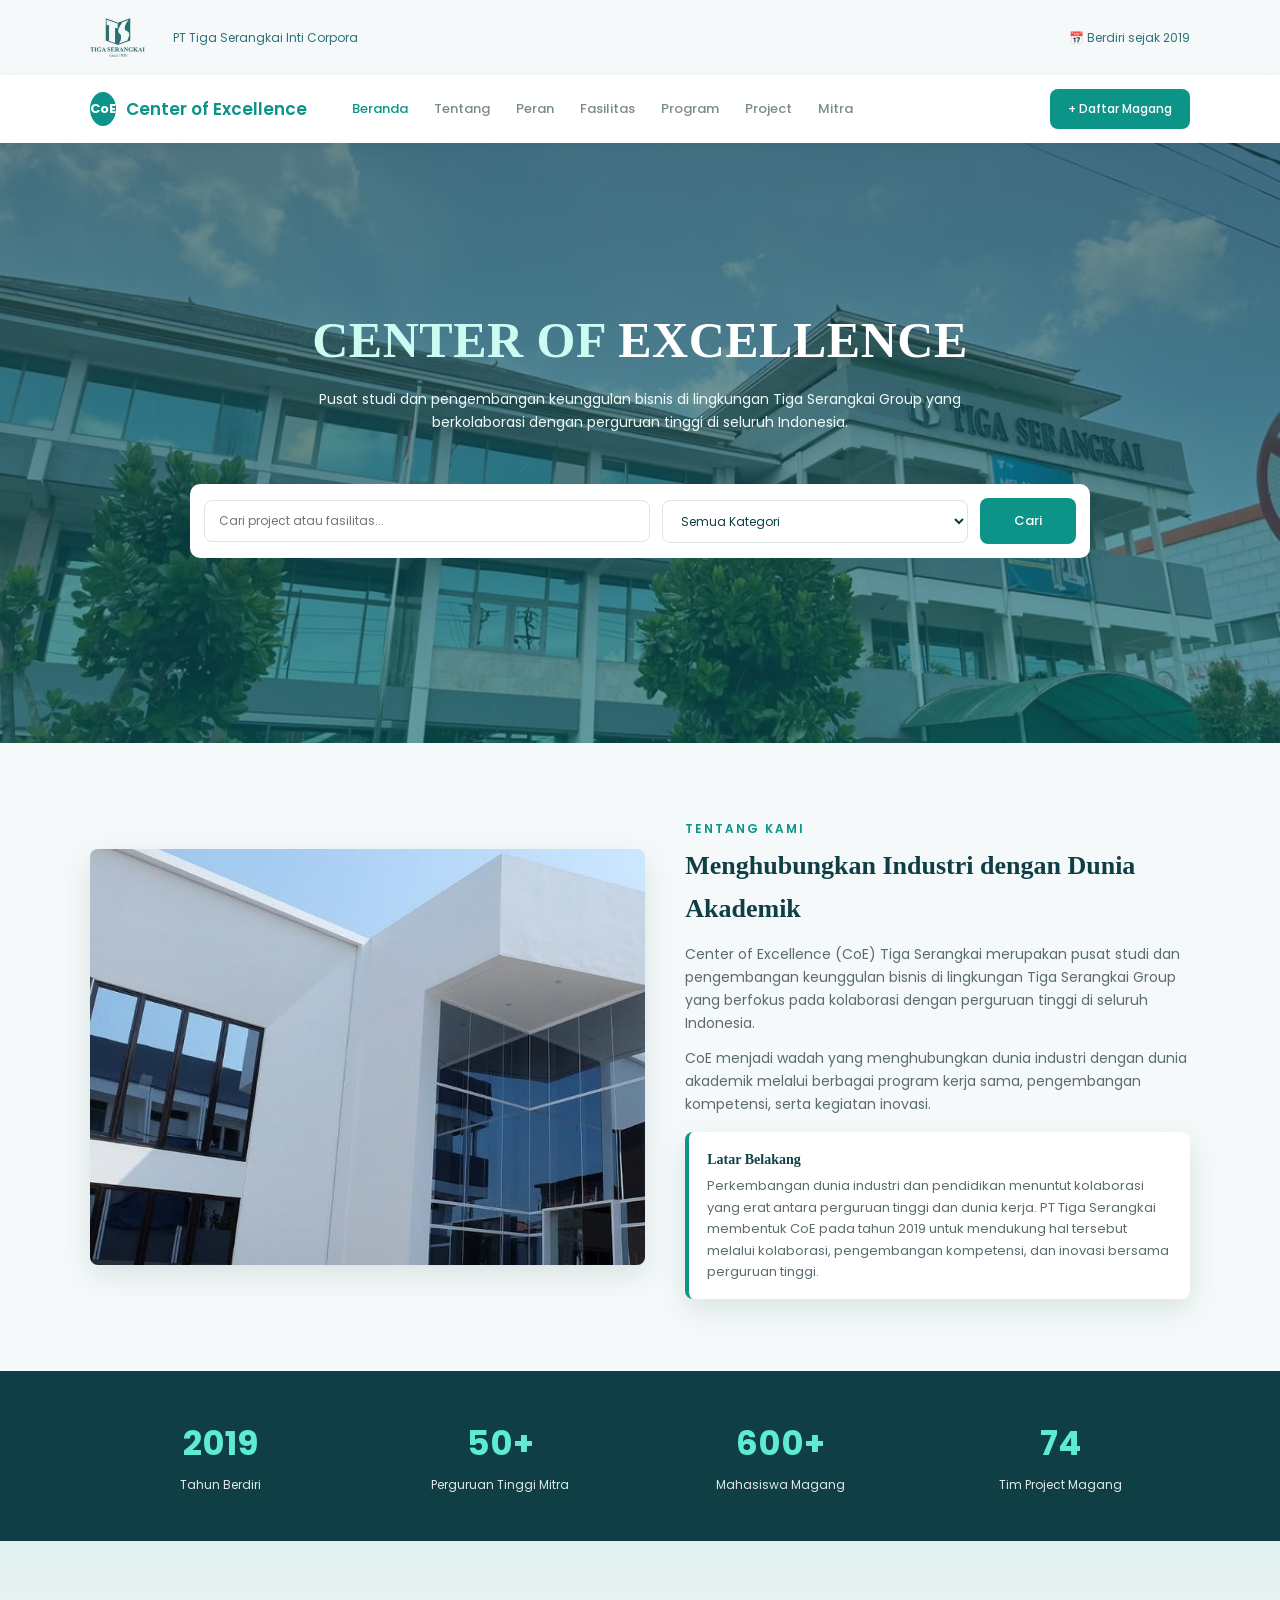
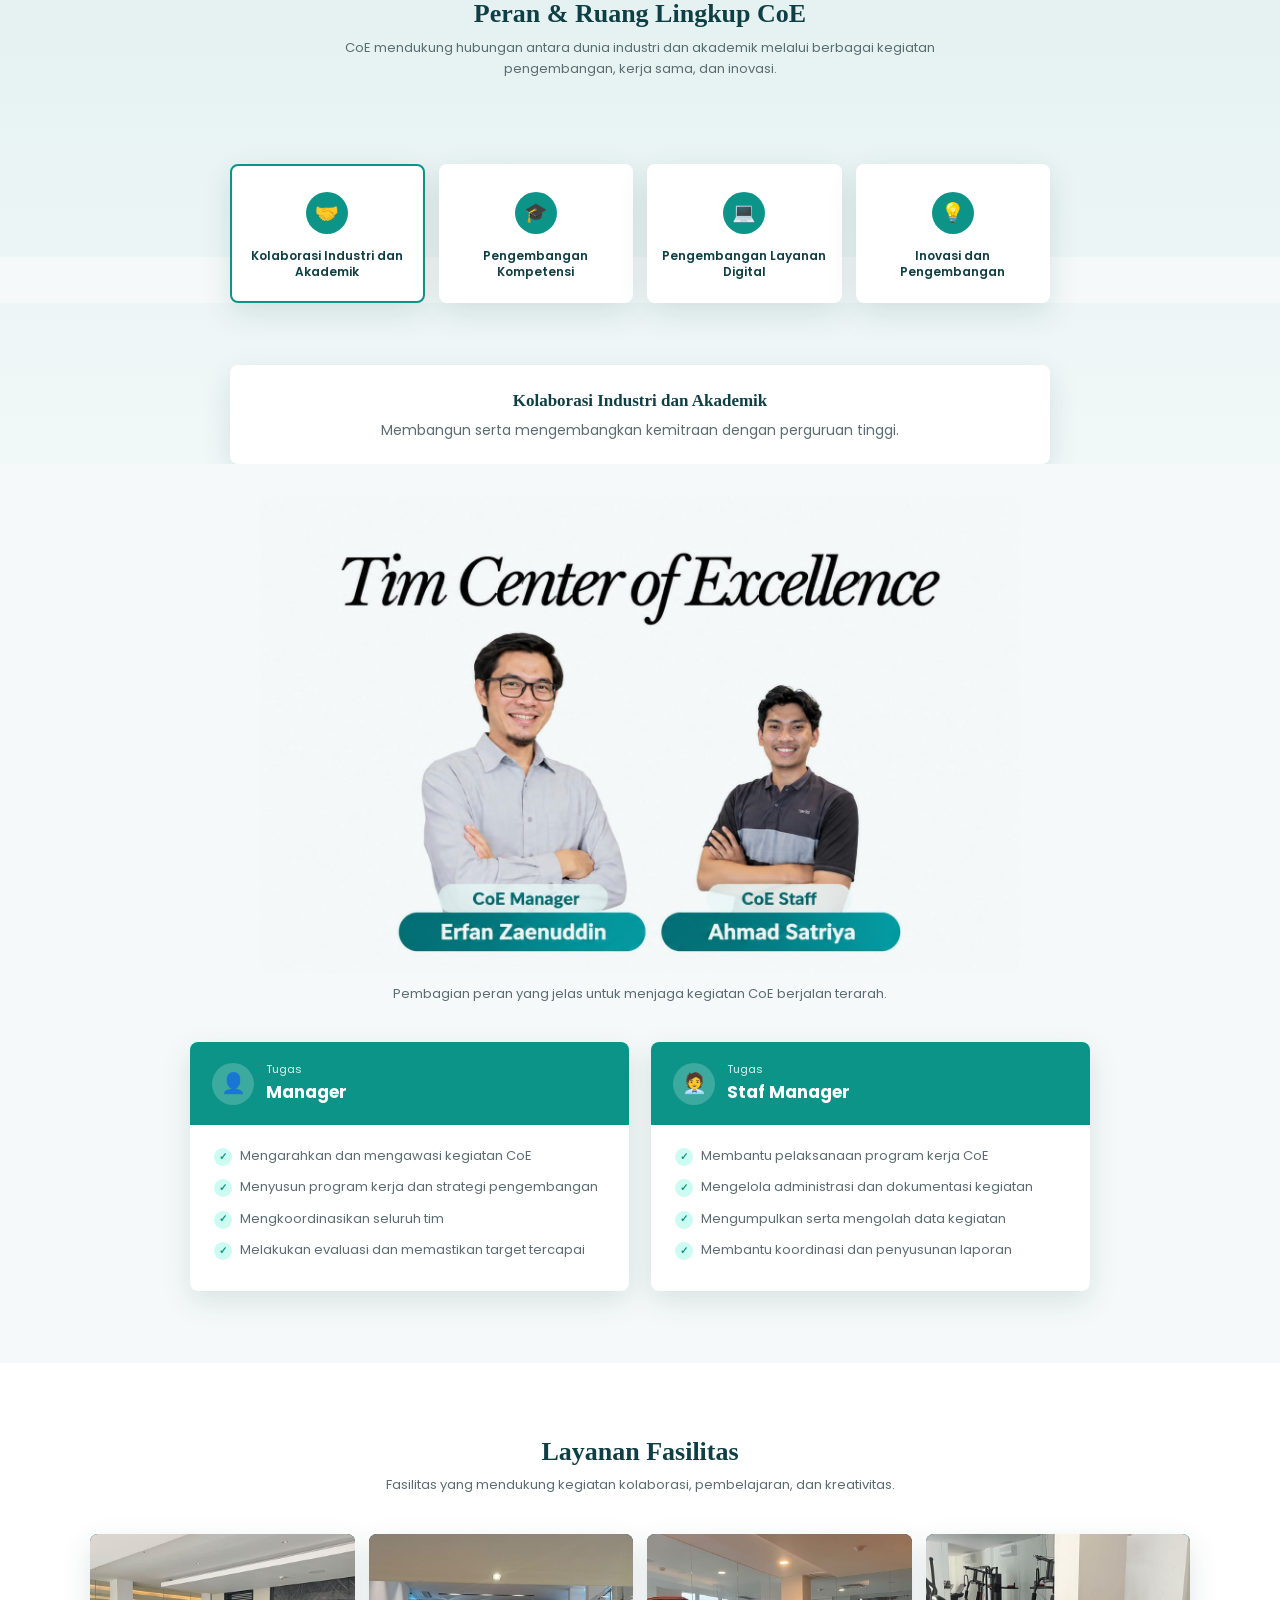
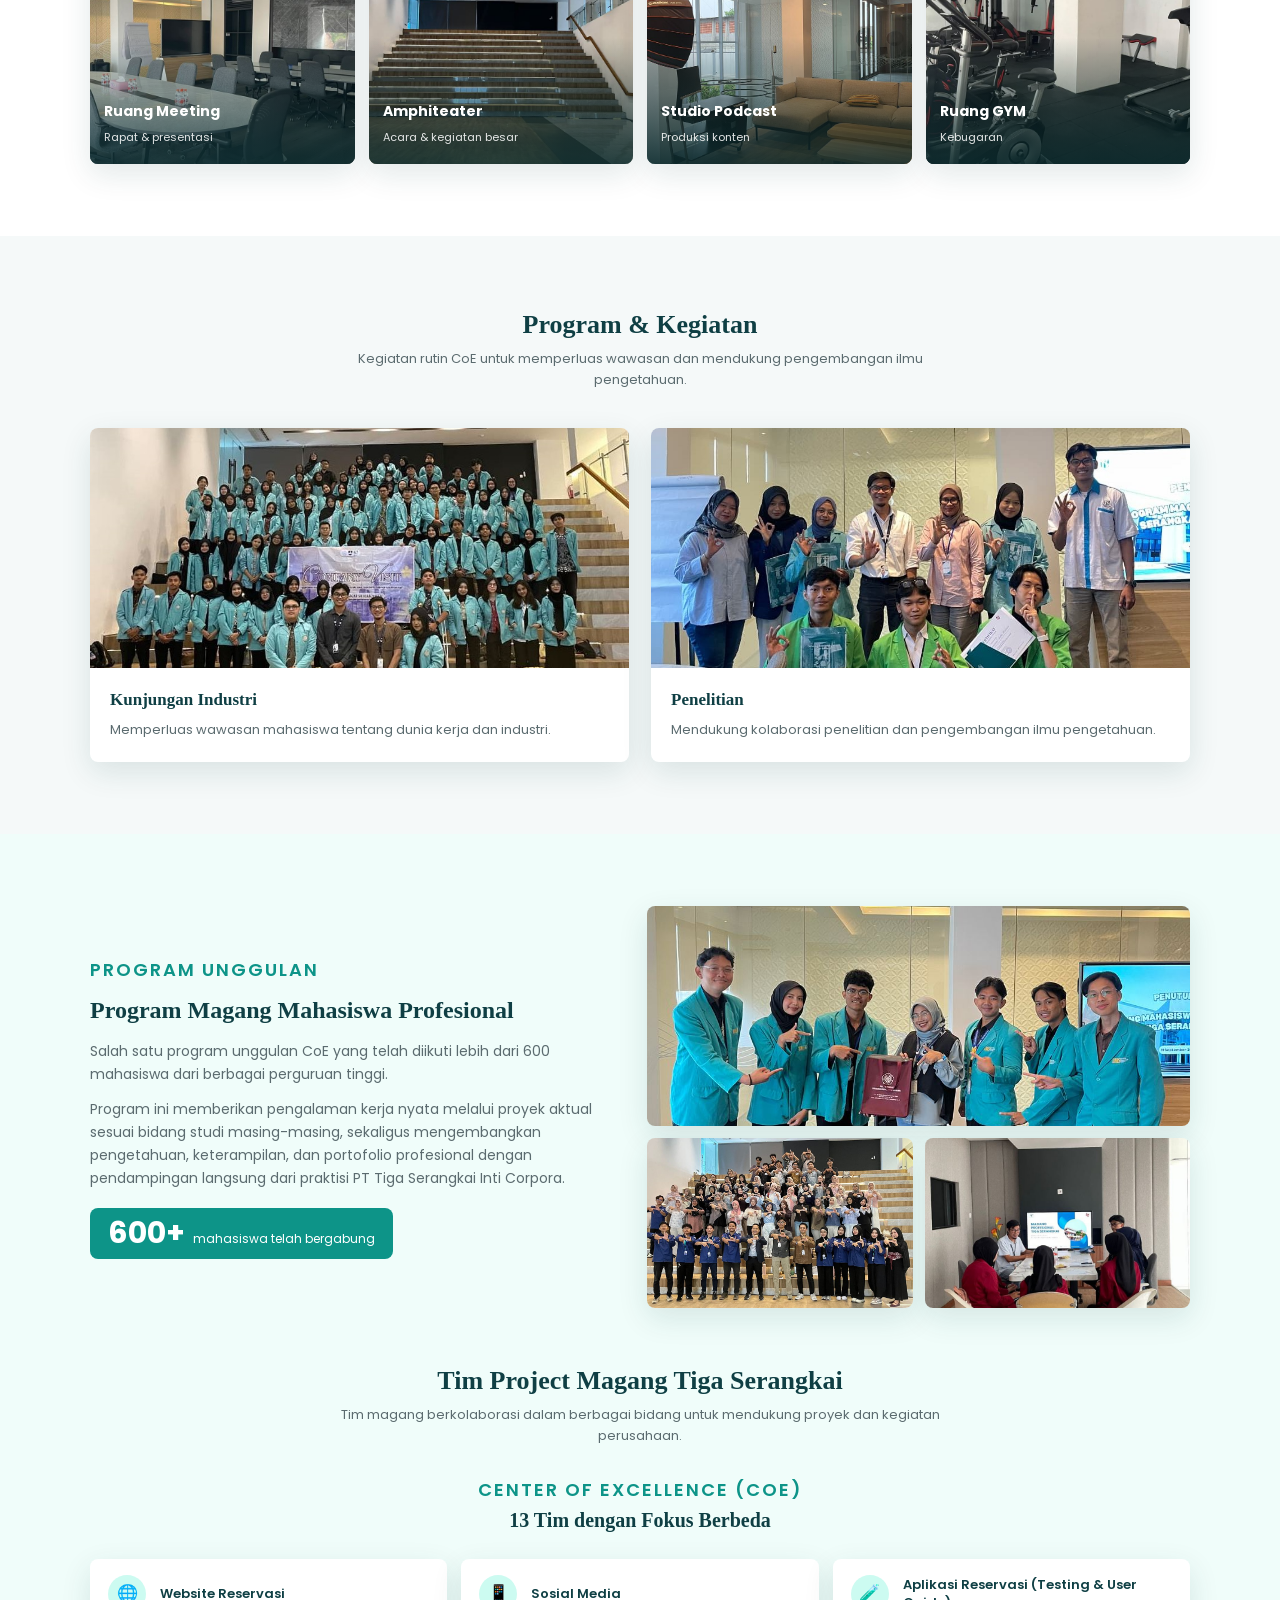
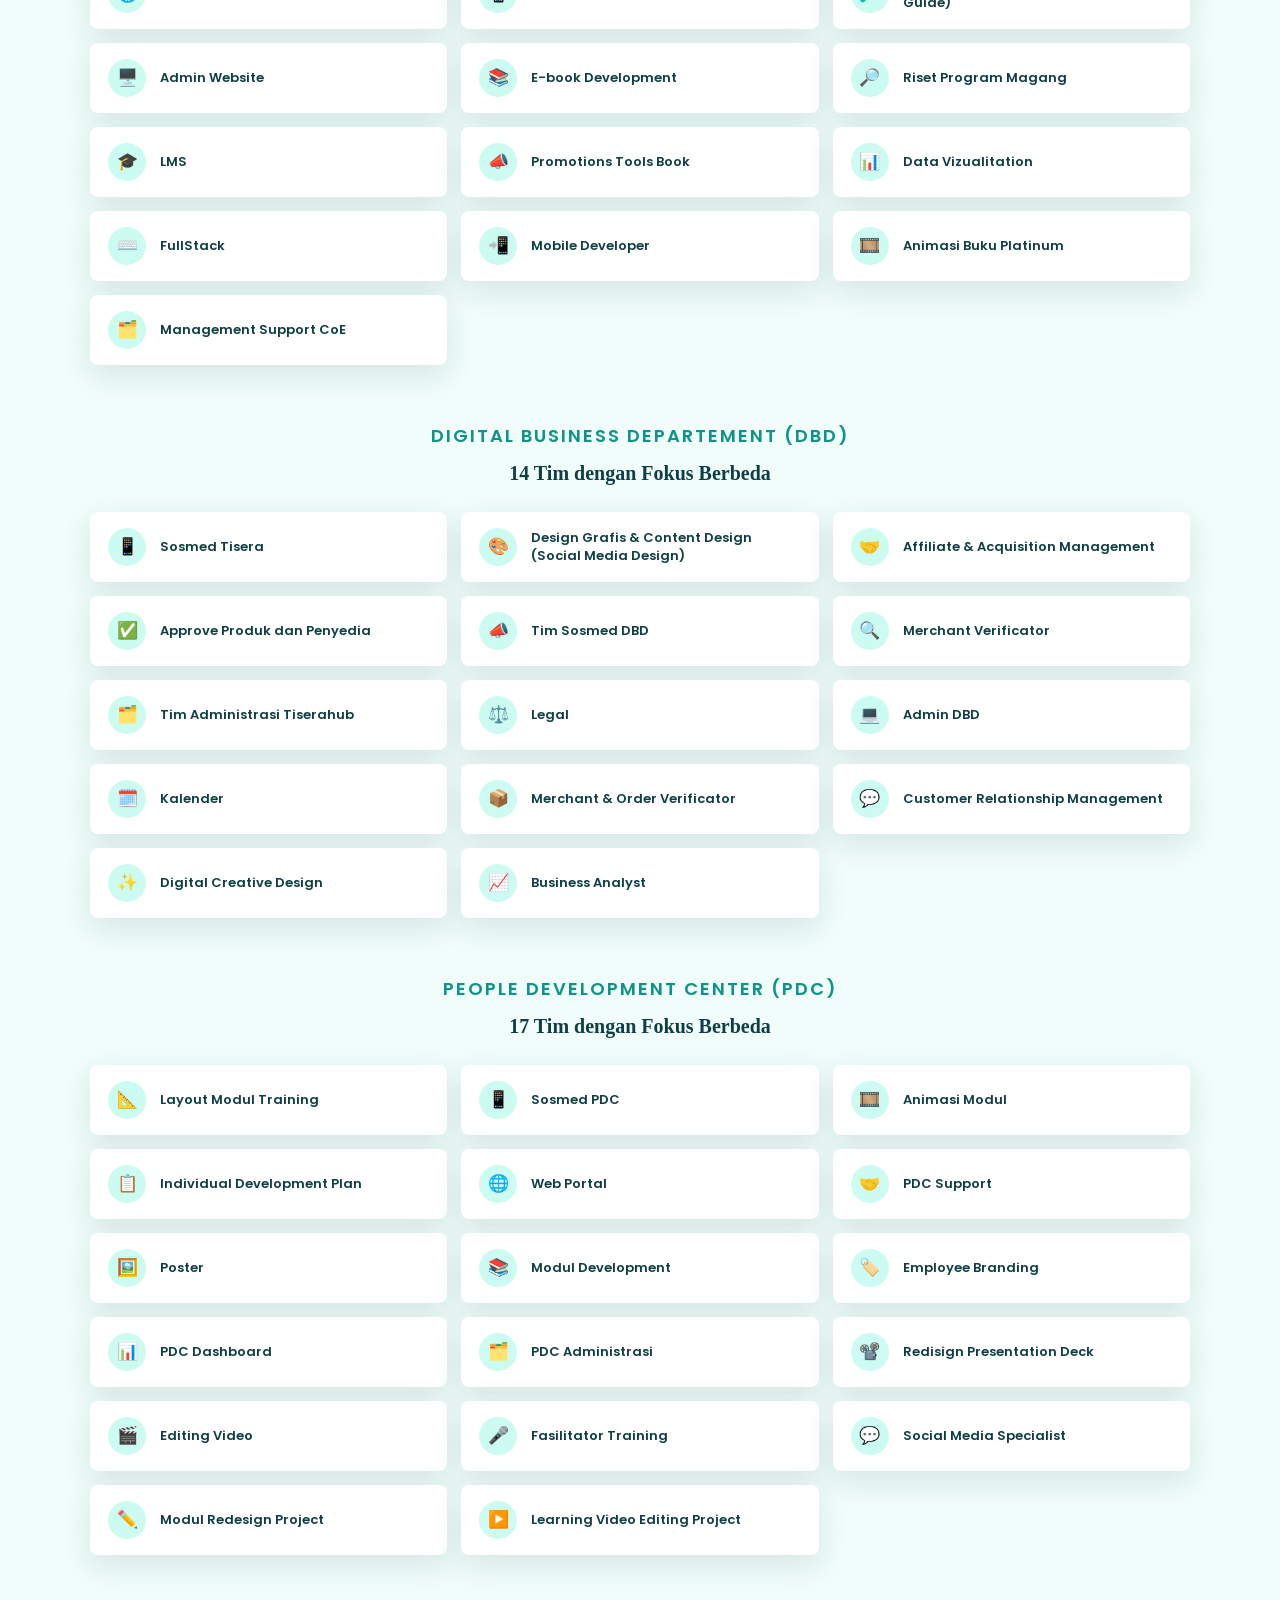
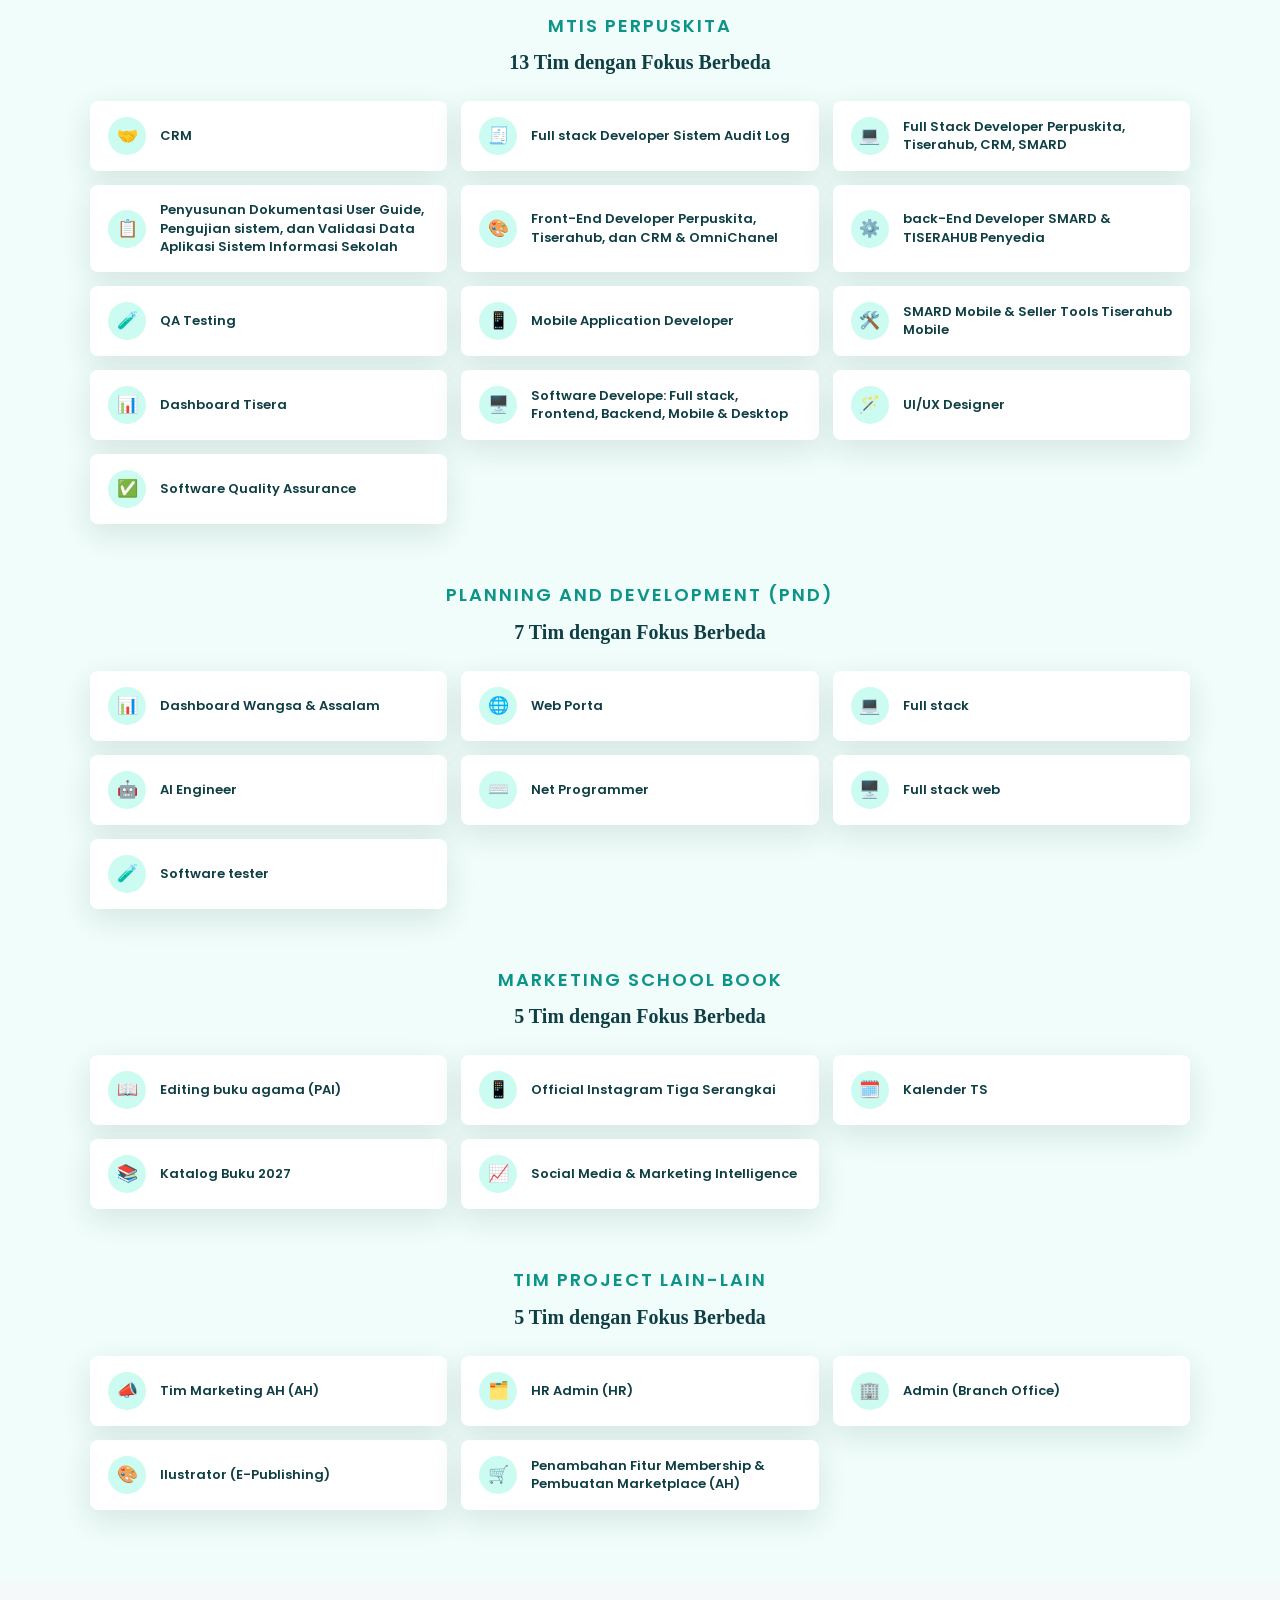
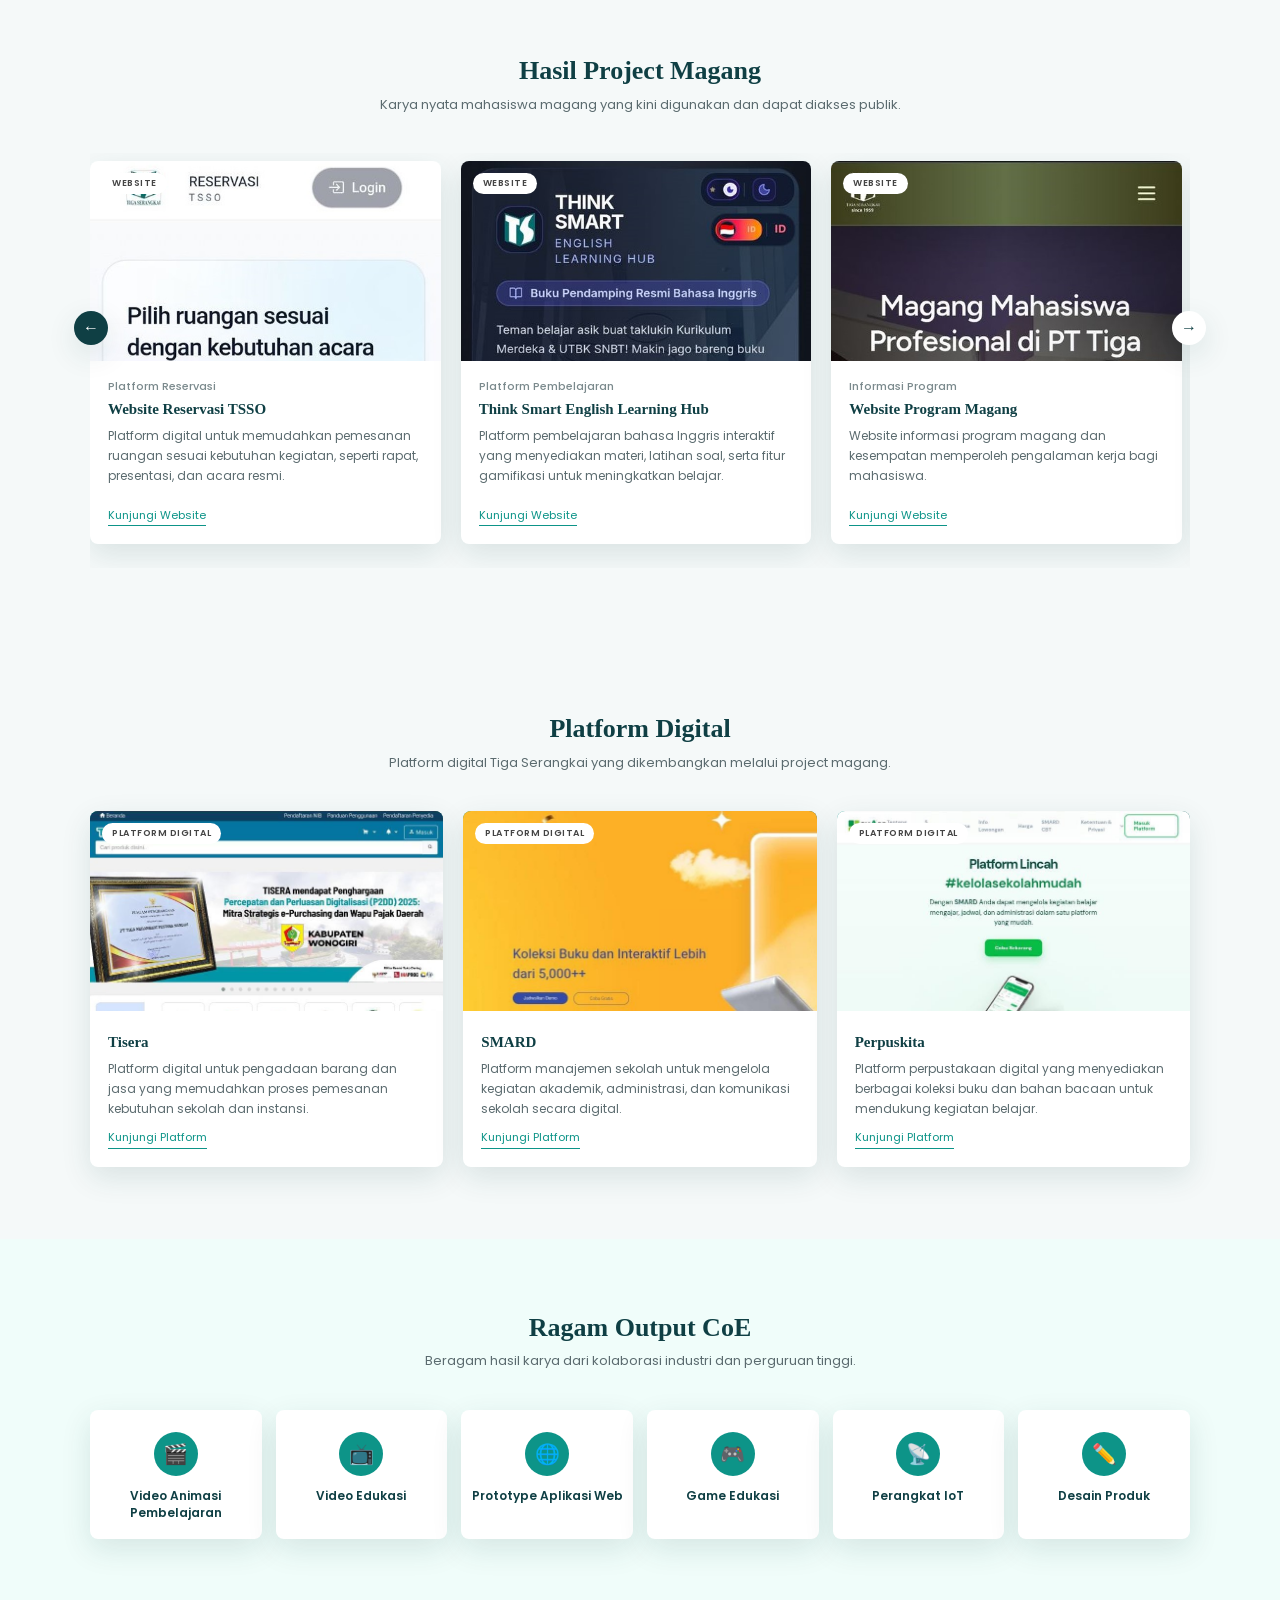
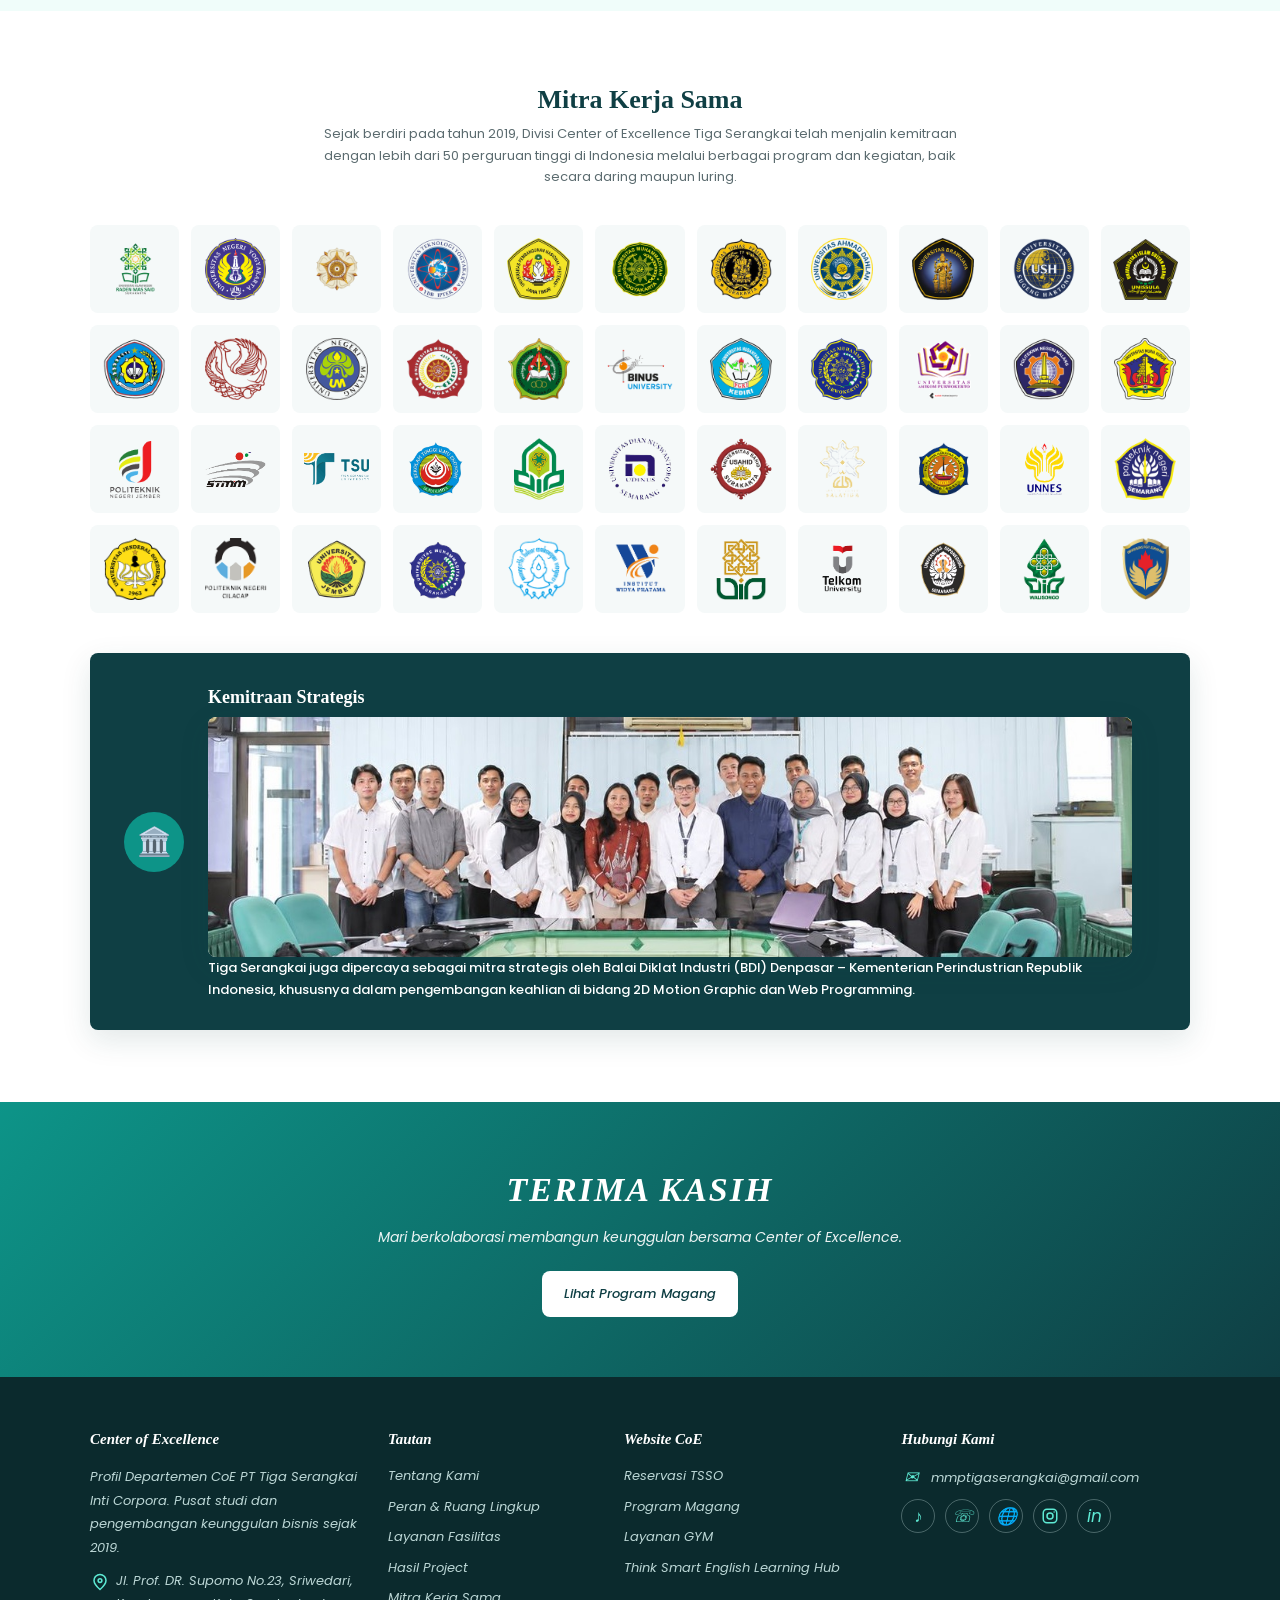
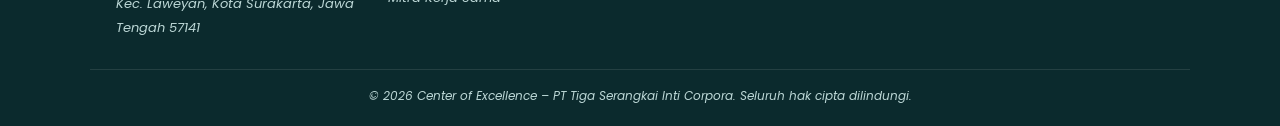
<file: index.html>
<!DOCTYPE html>
<html lang="id">
<head>
<meta charset="UTF-8">
<meta name="viewport" content="width=device-width, initial-scale=1">
<title>Center of Excellence | PT Tiga Serangkai Inti Corpora</title>
<meta name="description" content="Profil Departemen Center of Excellence (CoE) PT Tiga Serangkai Inti Corpora: pusat studi dan pengembangan keunggulan bisnis yang berkolaborasi dengan perguruan tinggi di seluruh Indonesia.">
<link rel="preconnect" href="https://fonts.googleapis.com">
<link href="https://fonts.googleapis.com/css2?family=Poppins:wght@400;500;600;700&display=swap" rel="stylesheet">
<link rel="stylesheet" href="style.css"

<-- Topbar -->
<div class="topbar">
  <div class="container">
    <div class="left">
      <img src="assets/logo-ts.png" alt="Logo Perusahaan" class="logo"> <span> PT Tiga Serangkai Inti Corpora</span></div>
    <span>📅 Berdiri sejak 2019</span>
  </div>
</div>

<!-- Navbar -->
<header class="nav">
  <div class="container">
    <a href="#home" class="logo"><span class="mark">CoE</span> Center of Excellence</a>
    <button class="burger" id="burger" aria-label="Menu">☰</button>
    <nav class="menu" id="menu">
      <a href="#home" class="active">Beranda</a>
      <a href="#tentang">Tentang</a>
      <a href="#peran">Peran</a>
      <a href="#fasilitas">Fasilitas</a>
      <a href="#program">Program</a>
      <a href="#project">Project</a>
      <a href="#mitra">Mitra</a>
    </nav>
    <a href="http://magang.tigaserangkai.com/" target="_blank" rel="noopener" class="btn btn-primary">+ Daftar Magang</a>
  </div>
</header>

<!-- Hero -->
<section class="hero" id="home">
  <div class="hero-inner">
    <h1><span>CENTER OF</span> EXCELLENCE</h1>
    <p>Pusat studi dan pengembangan keunggulan bisnis di lingkungan Tiga Serangkai Group yang berkolaborasi dengan perguruan tinggi di seluruh Indonesia.</p>
    <div class="tabs">
    </div>
    <form class="searchbox" id="searchForm">
      <input type="text" id="keyword" placeholder="Cari project atau fasilitas...">
      <select id="fCat" aria-label="Kategori">
        <option value="">Semua Kategori</option>
        <option value="web">Website</option>
        <option value="ebook">E-Book</option>
        <option value="ruang">Ruang</option>
      </select>
      <button class="btn btn-primary" type="submit">Cari</button>
    </form>
    <div class="search-msg" id="searchMsg"></div>
  </div>
</section>

<!-- Tentang & Latar Belakang -->
<section class="section" id="tentang">
  <div class="container about">
    <img src="assets/smart-office.jpg" alt="Gedung Tiga Serangkai SMART Office" loading="lazy">
    <div>
      <span class="eyebrow">Tentang Kami</span>
      <h2>Menghubungkan Industri dengan Dunia Akademik</h2>
      <p>Center of Excellence (CoE) Tiga Serangkai merupakan pusat studi dan pengembangan keunggulan bisnis di lingkungan Tiga Serangkai Group yang berfokus pada kolaborasi dengan perguruan tinggi di seluruh Indonesia.</p>
      <p>CoE menjadi wadah yang menghubungkan dunia industri dengan dunia akademik melalui berbagai program kerja sama, pengembangan kompetensi, serta kegiatan inovasi.</p>
      <div class="bg-box">
        <h4>Latar Belakang</h4>
        <p>Perkembangan dunia industri dan pendidikan menuntut kolaborasi yang erat antara perguruan tinggi dan dunia kerja. PT Tiga Serangkai membentuk CoE pada tahun 2019 untuk mendukung hal tersebut melalui kolaborasi, pengembangan kompetensi, dan inovasi bersama perguruan tinggi.</p>
      </div>
    </div>
  </div>
</section>

<!-- Stats -->
<section class="stats">
  <div class="container grid">
    <div><b data-count="2019" data-plain="1">0</b><span>Tahun Berdiri</span></div>
    <div><b data-count="50" data-suffix="+">0</b><span>Perguruan Tinggi Mitra</span></div>
    <div><b data-count="600" data-suffix="+">0</b><span>Mahasiswa Magang</span></div>
    <div><b data-count="74">0</b><span>Tim Project Magang</span></div>
  </div>
</section>

<!-- Peran & Ruang Lingkup -->
<section class="looking" id="peran">
  <div class="container">
    <div class="title">
      <h2>Peran &amp; Ruang Lingkup CoE</h2>
      <p>CoE mendukung hubungan antara dunia industri dan akademik melalui berbagai kegiatan pengembangan, kerja sama, dan inovasi.</p>
    </div>
  </div>
  <div class="cats" id="cats">
    <button class="cat active" data-i="0"><div class="ico">🤝</div><span>Kolaborasi Industri dan Akademik</span></button>
    <button class="cat" data-i="1"><div class="ico">🎓</div><span>Pengembangan Kompetensi</span></button>
    <button class="cat" data-i="2"><div class="ico">💻</div><span>Pengembangan Layanan Digital</span></button>
    <button class="cat" data-i="3"><div class="ico">💡</div><span>Inovasi dan Pengembangan</span></button>
  </div>
  <div class="looking-after"></div>
  <div class="peran-detail" id="peranDetail">
    <h3></h3><p></p>
  </div>
</section>

<!-- Struktur Organisasi -->
<section class="section" id="struktur" style="padding-top:60px">
  <div class="container">
    <div class="title">
    <div class="struktur-image">
    <img src="assets/struktur-organisasi.jpg" 
         alt="Struktur Organisasi Center of Excellence">
</div>
      <p>Pembagian peran yang jelas untuk menjaga kegiatan CoE berjalan terarah.</p>
    </div>
    <div class="org">
      <div class="box">
        <div class="head"><div class="ava">👤</div><div><small>Tugas</small><b>Manager</b></div></div>
        <ul>
          <li>Mengarahkan dan mengawasi kegiatan CoE</li>
          <li>Menyusun program kerja dan strategi pengembangan</li>
          <li>Mengkoordinasikan seluruh tim</li>
          <li>Melakukan evaluasi dan memastikan target tercapai</li>
        </ul>
      </div>
      <div class="box">
        <div class="head"><div class="ava">🧑‍💼</div><div><small>Tugas</small><b>Staf Manager</b></div></div>
        <ul>
          <li>Membantu pelaksanaan program kerja CoE</li>
          <li>Mengelola administrasi dan dokumentasi kegiatan</li>
          <li>Mengumpulkan serta mengolah data kegiatan</li>
          <li>Membantu koordinasi dan penyusunan laporan</li>
        </ul>
      </div>
    </div>
  </div>
</section>

<!-- Layanan Fasilitas -->
<section class="section" id="fasilitas" style="background:#fff">
  <div class="container">
    <div class="title">
      <h2>Layanan Fasilitas</h2>
      <p>Fasilitas yang mendukung kegiatan kolaborasi, pembelajaran, dan kreativitas.</p>
    </div>
    <div class="grid4" id="fasilitasGrid">
      <div class="tile" data-title="ruang meeting rapat presentasi" data-cat="ruang"><img src="assets/meeting.jpg" alt="Ruang Meeting" loading="lazy"><div><b>Ruang Meeting</b><small>Rapat &amp; presentasi</small></div></div>
      <div class="tile" data-title="amphiteater amphitheater acara" data-cat="ruang"><img src="assets/amphitheater.jpg" alt="Amphiteater" loading="lazy"><div><b>Amphiteater</b><small>Acara &amp; kegiatan besar</small></div></div>
      <div class="tile" data-title="studio podcast rekaman" data-cat="ruang"><img src="assets/podcast.jpg" alt="Studio Podcast" loading="lazy"><div><b>Studio Podcast</b><small>Produksi konten</small></div></div>
      <div class="tile" data-title="ruang gym kebugaran" data-cat="ruang"><img src="assets/gym.jpg" alt="Ruang GYM" loading="lazy"><div><b>Ruang GYM</b><small>Kebugaran</small></div></div>
    </div>
  </div>
</section>

<!-- Program & Kegiatan -->
<section class="section" id="program">
  <div class="container">
    <div class="title">
      <h2>Program &amp; Kegiatan</h2>
      <p>Kegiatan rutin CoE untuk memperluas wawasan dan mendukung pengembangan ilmu pengetahuan.</p>
    </div>
    <div class="two">
      <div class="pcard"><img src="assets/kunjungan.jpg" alt="Kunjungan Industri" loading="lazy"><div><h3>Kunjungan Industri</h3><p>Memperluas wawasan mahasiswa tentang dunia kerja dan industri.</p></div></div>
      <div class="pcard"> <img src="assets/penelitian2.jpg" alt="Penelitian" loading="lazy"><div><h3>Penelitian</h3><p>Mendukung kolaborasi penelitian dan pengembangan ilmu pengetahuan.</p></div></div>
    </div>
  </div>
</section>

<!-- Program Unggulan -->
<section class="section feature" id="unggulan">
  <div class="container">
    <div class="unggul">
      <div>
        <span class="eyebrow">Program Unggulan</span>
        <h3>Program Magang Mahasiswa Profesional</h3>
        <p>Salah satu program unggulan CoE yang telah diikuti lebih dari 600 mahasiswa dari berbagai perguruan tinggi.</p>
        <p>Program ini memberikan pengalaman kerja nyata melalui proyek aktual sesuai bidang studi masing-masing, sekaligus mengembangkan pengetahuan, keterampilan, dan portofolio profesional dengan pendampingan langsung dari praktisi PT Tiga Serangkai Inti Corpora.</p>
        <div class="big"><b>600+</b><span>mahasiswa telah bergabung</span></div>
      </div>
      <div class="photos">
        <img class="wide" src="assets/magang-grup.jpg" alt="Mahasiswa magang CoE" loading="lazy">
        <img class="sm" src="assets/magang-1.jpg" alt="Kegiatan magang" loading="lazy">
        <img class="sm" src="assets/magang-3.jpg" alt="Diskusi tim magang" loading="lazy">
      </div>
    </div>

    <div class="teamhead coe-teamhead">
      <h2>Tim Project Magang Tiga Serangkai</h2>
      <p>Tim magang berkolaborasi dalam berbagai bidang untuk mendukung proyek dan kegiatan perusahaan.</p>
      <span class="eyebrow">CENTER OF EXCELLENCE (COE)</span>
      <h3>13 Tim dengan Fokus Berbeda</h3>
    </div>
    <div class="teams">
      <div class="team"><i>🌐</i>Website Reservasi</div>
      <div class="team"><i>📱</i>Sosial Media</div>
      <div class="team"><i>🧪</i>Aplikasi Reservasi (Testing &amp; User Guide)</div>
      <div class="team"><i>🖥️</i>Admin Website</div>
      <div class="team"><i>📚</i>E-book Development</div>
      <div class="team"><i>🔎</i>Riset Program Magang</div>
      <div class="team"><i>🎓</i>LMS</div>
      <div class="team"><i>📣</i>Promotions Tools Book</div>
      <div class="team"><i>📊</i>Data Vizualitation</div>
      <div class="team"><i>⌨️</i>FullStack</div>
      <div class="team"><i>📲</i>Mobile Developer</div>
      <div class="team"><i>🎞️</i>Animasi Buku Platinum</div>
      <div class="team"><i>🗂️</i>Management Support CoE</div>
    </div>

    <div class="teamhead">
      <span class="eyebrow">Digital Business Departement (DBD)</span>
      <h3>14 Tim dengan Fokus Berbeda</h3>
    </div>
    <div class="teams">
      <div class="team"><i>📱</i>Sosmed Tisera</div>
      <div class="team"><i>🎨</i>Design Grafis &amp; Content Design (Social Media Design)</div>
      <div class="team"><i>🤝</i>Affiliate &amp; Acquisition Management</div>
      <div class="team"><i>✅</i>Approve Produk dan Penyedia</div>
      <div class="team"><i>📣</i>Tim Sosmed DBD</div>
      <div class="team"><i>🔍</i>Merchant Verificator</div>
      <div class="team"><i>🗂️</i>Tim Administrasi Tiserahub</div>
      <div class="team"><i>⚖️</i>Legal</div>
      <div class="team"><i>💻</i>Admin DBD</div>
      <div class="team"><i>🗓️</i>Kalender</div>
      <div class="team"><i>📦</i>Merchant &amp; Order Verificator</div>
      <div class="team"><i>💬</i>Customer Relationship Management</div>
      <div class="team"><i>✨</i>Digital Creative Design</div>
      <div class="team"><i>📈</i>Business Analyst</div>
    </div>

    <div class="teamhead">
      <span class="eyebrow">People Development Center (PDC)</span>
      <h3>17 Tim dengan Fokus Berbeda</h3>
    </div>
    <div class="teams">
      <div class="team"><i>📐</i>Layout Modul Training</div>
      <div class="team"><i>📱</i>Sosmed PDC</div>
      <div class="team"><i>🎞️</i>Animasi Modul</div>
      <div class="team"><i>📋</i>Individual Development Plan</div>
      <div class="team"><i>🌐</i>Web Portal</div>
      <div class="team"><i>🤝</i>PDC Support</div>
      <div class="team"><i>🖼️</i>Poster</div>
      <div class="team"><i>📚</i>Modul Development</div>
      <div class="team"><i>🏷️</i>Employee Branding</div>
      <div class="team"><i>📊</i>PDC Dashboard</div>
      <div class="team"><i>🗂️</i>PDC Administrasi</div>
      <div class="team"><i>📽️</i>Redisign Presentation Deck</div>
      <div class="team"><i>🎬</i>Editing Video</div>
      <div class="team"><i>🎤</i>Fasilitator Training</div>
      <div class="team"><i>💬</i>Social Media Specialist</div>
      <div class="team"><i>✏️</i>Modul Redesign Project</div>
      <div class="team"><i>▶️</i>Learning Video Editing Project</div>
    </div>

    <div class="teamhead">
      <span class="eyebrow">MTIS Perpuskita</span>
      <h3>13 Tim dengan Fokus Berbeda</h3>
    </div>
    <div class="teams">
      <div class="team"><i>🤝</i>CRM</div>
      <div class="team"><i>🧾</i>Full stack Developer Sistem Audit Log</div>
      <div class="team"><i>💻</i>Full Stack Developer Perpuskita, Tiserahub, CRM, SMARD</div>
      <div class="team"><i>📋</i>Penyusunan Dokumentasi User Guide, Pengujian sistem, dan Validasi Data Aplikasi Sistem Informasi Sekolah</div>
      <div class="team"><i>🎨</i>Front-End Developer Perpuskita, Tiserahub, dan CRM &amp; OmniChanel</div>
      <div class="team"><i>⚙️</i>back-End Developer SMARD &amp; TISERAHUB Penyedia</div>
      <div class="team"><i>🧪</i>QA Testing</div>
      <div class="team"><i>📱</i>Mobile Application Developer</div>
      <div class="team"><i>🛠️</i>SMARD Mobile &amp; Seller Tools Tiserahub Mobile</div>
      <div class="team"><i>📊</i>Dashboard Tisera</div>
      <div class="team"><i>🖥️</i>Software Develope: Full stack, Frontend, Backend, Mobile &amp; Desktop</div>
      <div class="team"><i>🪄</i>UI/UX Designer</div>
      <div class="team"><i>✅</i>Software Quality Assurance</div>
    </div>

    <div class="teamhead">
      <span class="eyebrow">Planning and Development (PND)</span>
      <h3>7 Tim dengan Fokus Berbeda</h3>
    </div>
    <div class="teams">
      <div class="team"><i>📊</i>Dashboard Wangsa &amp; Assalam</div>
      <div class="team"><i>🌐</i>Web Porta</div>
      <div class="team"><i>💻</i>Full stack</div>
      <div class="team"><i>🤖</i>AI Engineer</div>
      <div class="team"><i>⌨️</i>Net Programmer</div>
      <div class="team"><i>🖥️</i>Full stack web</div>
      <div class="team"><i>🧪</i>Software tester</div>
    </div>

    <div class="teamhead">
      <span class="eyebrow">Marketing School Book</span>
      <h3>5 Tim dengan Fokus Berbeda</h3>
    </div>
    <div class="teams">
      <div class="team"><i>📖</i>Editing buku agama (PAI)</div>
      <div class="team"><i>📱</i>Official Instagram Tiga Serangkai</div>
      <div class="team"><i>🗓️</i>Kalender TS</div>
      <div class="team"><i>📚</i>Katalog Buku 2027</div>
      <div class="team"><i>📈</i>Social Media &amp; Marketing Intelligence</div>
    </div>

    <div class="teamhead">
      <span class="eyebrow">Tim Project Lain-Lain</span>
      <h3>5 Tim dengan Fokus Berbeda</h3>
    </div>
    <div class="teams">
      <div class="team"><i>📣</i>Tim Marketing AH (AH)</div>
      <div class="team"><i>🗂️</i>HR Admin (HR)</div>
      <div class="team"><i>🏢</i>Admin (Branch Office)</div>
      <div class="team"><i>🎨</i>Ilustrator (E-Publishing)</div>
      <div class="team"><i>🛒</i>Penambahan Fitur Membership &amp; Pembuatan Marketplace (AH)</div>
    </div>
  </div>
</section>

<!-- Hasil Project Magang -->
<section class="section" id="project">
  <div class="container">
    <div class="title">
      <h2>Hasil Project Magang</h2>
      <p>Karya nyata mahasiswa magang yang kini digunakan dan dapat diakses publik.</p>
    </div>
    <div class="carousel-wrap">
      <button class="arrow prev" id="prev" aria-label="Sebelumnya">←</button>
      <div class="carousel" id="carousel">
        <article class="card" data-title="website reservasi tsso ruangan pemesanan rapat presentasi acara" data-cat="web">
          <div class="img"><img src="assets/p-reservasi.jpg" alt="Website Reservasi TSSO" loading="lazy"><span class="badge">Website</span></div>
          <div class="body"><small>Platform Reservasi</small><h3>Website Reservasi TSSO</h3><p>Platform digital untuk memudahkan pemesanan ruangan sesuai kebutuhan kegiatan, seperti rapat, presentasi, dan acara resmi.</p><a class="more" href="http://reservasi.tigaserangkai.com/" target="_blank" rel="noopener">Kunjungi Website</a></div>
        </article>
        <article class="card" data-title="think smart english learning hub bahasa inggris gamifikasi" data-cat="web">
          <div class="img"><img src="assets/p-thinksmart.jpg" alt="Think Smart English Learning Hub" loading="lazy"><span class="badge">Website</span></div>
          <div class="body"><small>Platform Pembelajaran</small><h3>Think Smart English Learning Hub</h3><p>Platform pembelajaran bahasa Inggris interaktif yang menyediakan materi, latihan soal, serta fitur gamifikasi untuk meningkatkan belajar.</p><a class="more" href="https://think-smart.ai.studio" target="_blank" rel="noopener">Kunjungi Website</a></div>
        </article>
        <article class="card" data-title="website program magang informasi pengalaman kerja mahasiswa" data-cat="web">
          <div class="img"><img src="assets/p-magang.jpg" alt="Website Program Magang" loading="lazy"><span class="badge">Website</span></div>
          <div class="body"><small>Informasi Program</small><h3>Website Program Magang</h3><p>Website informasi program magang dan kesempatan memperoleh pengalaman kerja bagi mahasiswa.</p><a class="more" href="http://magang.tigaserangkai.com/" target="_blank" rel="noopener">Kunjungi Website</a></div>
        </article>
        <article class="card" data-title="website layanan gym fasilitas kebugaran latihan" data-cat="web">
          <div class="img"><img src="assets/p-gym.jpg" alt="Website Layanan GYM" loading="lazy"><span class="badge">Website</span></div>
          <div class="body"><small>Layanan Fasilitas</small><h3>Website Layanan GYM</h3><p>Website informasi fasilitas, layanan, dan program latihan kebugaran bagi pengguna.</p><a class="more" href="http://tssogym.tigaserangkai.com/" target="_blank" rel="noopener">Kunjungi Website</a></div>
        </article>
        <article class="card" data-title="sistem logbook magang pencatatan aktivitas perkembangan terstruktur" data-cat="web">
          <div class="img"><img src="assets/p-logbook.jpg" alt="Sistem Logbook Magang" loading="lazy"><span class="badge">Website</span></div>
          <div class="body"><small>Platform Magang</small><h3>Sistem Logbook Magang</h3><p>Platform digital untuk mencatat pengalaman magang harian, kinerja, dan aktivitas magang secara terstruktur.</p></div>
        </article>
        <article class="card ebook-card" data-title="publikasi buku elektronik e-book bahan bacaan digital" data-cat="ebook">
          <div class="img"><img src="assets/ebook-1.jpg" alt="E-Book 1" loading="lazy"><img src="assets/ebook-2.jpg" alt="E-Book 2" loading="lazy"><img src="assets/ebook-3.jpg" alt="E-Book 3" loading="lazy"><img src="assets/ebook-4.jpg" alt="E-Book 4" loading="lazy"><span class="badge">E-Book</span></div>
          <div class="body"><small>Publikasi</small><h3>Publikasi Buku Elektronik</h3><p>Publikasi karya dalam format e-book untuk menyediakan bahan bacaan digital yang informatif, edukatif, dan mudah diakses.</p></div>
        </article>
      </div>
      <button class="arrow next" id="next" aria-label="Berikutnya">→</button>
    </div>
  </div>
</section>

<!-- Platform Digital -->
<section class="section" id="platform-digital">
  <div class="container">
    <div class="title">
      <h2>Platform Digital</h2>
      <p>Platform digital Tiga Serangkai yang dikembangkan melalui project magang.</p>
    </div>
    <div class="platform-grid">
      <article class="card platform-card">
        <div class="img"><img src="assets/tisera.jpg" alt="Tisera" loading="lazy"><span class="badge">Platform Digital</span></div>
        <div class="body"><h3>Tisera</h3><p>Platform digital untuk pengadaan barang dan jasa yang memudahkan proses pemesanan kebutuhan sekolah dan instansi.</p><a class="more" href="https://tisera.id/" target="_blank" rel="noopener">Kunjungi Platform</a></div>
      </article>
      <article class="card platform-card">
        <div class="img"><img src="assets/smard.jpg" alt="SMARD" loading="lazy"><span class="badge">Platform Digital</span></div>
        <div class="body"><h3>SMARD</h3><p>Platform manajemen sekolah untuk mengelola kegiatan akademik, administrasi, dan komunikasi sekolah secara digital.</p><a class="more" href="https://smard.id/" target="_blank" rel="noopener">Kunjungi Platform</a></div>
      </article>
      <article class="card platform-card">
        <div class="img"><img src="assets/perpuskita.jpg" alt="Perpuskita" loading="lazy"><span class="badge">Platform Digital</span></div>
        <div class="body"><h3>Perpuskita</h3><p>Platform perpustakaan digital yang menyediakan berbagai koleksi buku dan bahan bacaan untuk mendukung kegiatan belajar.</p><a class="more" href="https://perpuskita.id/" target="_blank" rel="noopener">Kunjungi Platform</a></div>
      </article>
    </div>
  </div>
</section>

<!-- Ragam Output -->
<section class="section" style="background:var(--mint)" id="output">
  <div class="container">
    <div class="title">
      <h2>Ragam Output CoE</h2>
      <p>Beragam hasil karya dari kolaborasi industri dan perguruan tinggi.</p>
    </div>
    <div class="out">
      <div><i>🎬</i>Video Animasi Pembelajaran</div>
      <div><i>📺</i>Video Edukasi</div>
      <div><i>🌐</i>Prototype Aplikasi Web</div>
      <div><i>🎮</i>Game Edukasi</div>
      <div><i>📡</i>Perangkat IoT</div>
      <div><i>✏️</i>Desain Produk</div>
    </div>
  </div>
</section>

<!-- Mitra -->
<section class="section mitra" id="mitra">
  <div class="container">
    <div class="title">
      <h2>Mitra Kerja Sama</h2>
      <p>Sejak berdiri pada tahun 2019, Divisi Center of Excellence Tiga Serangkai telah menjalin kemitraan dengan lebih dari 50 perguruan tinggi di Indonesia melalui berbagai program dan kegiatan, baik secara daring maupun luring.</p>
    </div>
    <div class="logos">
      <div><img src="assets/logo-55.png" alt="UIN Raden Mas Said Surakarta" loading="lazy"></div>
      <div><img src="assets/logo-56.png" alt="Universitas Negeri Yogyakarta" loading="lazy"></div>
      <div><img src="assets/logo-59.png" alt="Universitas Gadjah Mada" loading="lazy"></div>
      <div><img src="assets/logo-63.png" alt="Universitas Teknologi Yogyakarta" loading="lazy"></div>
      <div><img src="assets/logo-65.png" alt="UPN Veteran Jawa Timur" loading="lazy"></div>
      <div><img src="assets/logo-66.png" alt="Universitas Muhammadiyah Yogyakarta" loading="lazy"></div>
      <div><img src="assets/logo-69.png" alt="Universitas Tunas Pembangunan Surakarta" loading="lazy"></div>
      <div><img src="assets/logo-70.png" alt="Universitas Ahmad Dahlan" loading="lazy"></div>
      <div><img src="assets/logo-73.png" alt="Universitas Brawijaya" loading="lazy"></div>
      <div><img src="assets/logo-78.png" alt="Universitas Sugeng Hartono" loading="lazy"></div>
      <div><img src="assets/logo-79.png" alt="Universitas Islam Sultan Agung" loading="lazy"></div>
      <div><img src="assets/logo-80.png" alt="Perguruan tinggi mitra" loading="lazy"></div>
      <div><img src="assets/logo-84.png" alt="Perguruan tinggi mitra" loading="lazy"></div>
      <div><img src="assets/logo-88.png" alt="Universitas Negeri Malang" loading="lazy"></div>
      <div><img src="assets/logo-89.png" alt="Universitas Muhammadiyah Karanganyar" loading="lazy"></div>
      <div><img src="assets/logo-90.png" alt="Universitas Veteran Bangun Nusantara Sukoharjo" loading="lazy"></div>
      <div><img src="assets/logo-94.png" alt="Binus University" loading="lazy"></div>
      <div><img src="assets/logo-96.png" alt="Universitas Nusantara PGRI Kediri" loading="lazy"></div>
      <div><img src="assets/logo-97.png" alt="Universitas Muhammadiyah Purwokerto" loading="lazy"></div>
      <div><img src="assets/logo-98.png" alt="Perguruan tinggi mitra" loading="lazy"></div>
      <div><img src="assets/logo-99.png" alt="Politeknik Negeri Malang" loading="lazy"></div>
      <div><img src="assets/logo-100.png" alt="Universitas Muria Kudus" loading="lazy"></div>
      <div><img src="assets/logo-101.png" alt="Politeknik Negeri Jember" loading="lazy"></div>
      <div><img src="assets/logo-102.png" alt="Sekolah Tinggi Multi Media" loading="lazy"></div>
      <div><img src="assets/logo-103.png" alt="Tiga Serangkai University" loading="lazy"></div>
      <div><img src="assets/logo-104.png" alt="Sekolah Tinggi Ilmu Ekonomi Surakarta" loading="lazy"></div>
      <div><img src="assets/logo-105.png" alt="Universitas Islam Negeri Ponorogo" loading="lazy"></div>
      <div><img src="assets/logo-106.png" alt="Universitas Dian Nuswantoro" loading="lazy"></div>
      <div><img src="assets/logo-107.png" alt="Universitas Sahid Surakarta" loading="lazy"></div>
      <div><img src="assets/logo-108.png" alt="Universitas Islam Negeri Salatiga" loading="lazy"></div>
      <div><img src="assets/logo-109.png" alt="Politeknik Harapan Bersama Kota Tegal" loading="lazy"></div>
      <div><img src="assets/logo-110.png" alt="Universitas Negeri Semarang" loading="lazy"></div>
      <div><img src="assets/logo-111.png" alt="Politeknik Negeri Semarang" loading="lazy"></div>
      <div><img src="assets/logo-112.png" alt="Universitas Jenderal Soedirman" loading="lazy"></div>
      <div><img src="assets/logo-113.png" alt="Politeknik Negeri Cilacap" loading="lazy"></div>
      <div><img src="assets/logo-114.png" alt="Universitas Jember" loading="lazy"></div>
      <div><img src="assets/logo-115.png" alt="Universitas Muhammadiyah Surakarta" loading="lazy"></div>
      <div><img src="assets/logo-116.png" alt="Universitas Negeri Sebelas Maret" loading="lazy"></div>
      <div><img src="assets/logo-117.png" alt="Institut Widya Pratama" loading="lazy"></div>
      <div><img src="assets/logo-118.png" alt="Universitas Islam Negeri Sunan Kalijaga" loading="lazy"></div>
      <div><img src="assets/logo-119.png" alt="Telkom University" loading="lazy"></div>
      <div><img src="assets/logo-120.png" alt="Universitas Diponegoro" loading="lazy"></div>
      <div><img src="assets/logo-121.png" alt="Universitas Negeri Islam Walisongo" loading="lazy"></div>
      <div><img src="assets/logo-122.png" alt="Universitas PGRI Semarang" loading="lazy"></div>
    </div>

    <div class="strategic">
      <div class="ic">🏛️</div>
      <div>
        <h3>Kemitraan Strategis</h3>
         <div class="pcard"><img src="assets/penelitian.jpg" widht="10%" height="50%"></div>
        <p><em>Tiga Serangkai juga dipercaya sebagai mitra strategis oleh Balai Diklat Industri (BDI) Denpasar – Kementerian Perindustrian Republik Indonesia, khususnya dalam pengembangan keahlian di bidang 2D Motion Graphic dan Web Programming.<em></p> 
      </div>
    </div>
  </div>
</section>

<!-- Thank you -->
<section class="thanks">
  <div class="container">
    <h2>TERIMA KASIH</h2>
    <p>Mari berkolaborasi membangun keunggulan bersama Center of Excellence.</p>
    <a class="btn btn-ghost" href="http://magang.tigaserangkai.com/" target="_blank" rel="noopener">Lihat Program Magang</a>
  </div>
</section>

<!-- Footer -->
<!-- Footer -->
<footer id="kontak">
  <div class="container">
    <div class="fgrid">

      <div>
        <h4>Center of Excellence</h4>
        <p>Profil Departemen CoE PT Tiga Serangkai Inti Corpora. Pusat studi dan pengembangan keunggulan bisnis sejak 2019.</p>
        <a class="footer-address" href="https://www.google.com/maps/search/?api=1&amp;query=Jl.%20Prof.%20DR.%20Supomo%20No.23%2C%20Sriwedari%2C%20Kec.%20Laweyan%2C%20Kota%20Surakarta%2C%20Jawa%20Tengah%2057141" target="_blank" rel="noopener">
          <span class="contact-icon" aria-hidden="true">
            <svg viewBox="0 0 24 24" width="18" height="18" fill="none" stroke="currentColor" stroke-width="2" stroke-linecap="round" stroke-linejoin="round">
              <path d="M20 10c0 5-8 12-8 12S4 15 4 10a8 8 0 1 1 16 0Z"></path>
              <circle cx="12" cy="10" r="2.5"></circle>
            </svg>
          </span>
          <span>Jl. Prof. DR. Supomo No.23, Sriwedari, Kec. Laweyan, Kota Surakarta, Jawa Tengah 57141</span>
        </a>
      </div>

      <div>
        <h4>Tautan</h4>
        <ul>
          <li><a href="#tentang">Tentang Kami</a></li>
          <li><a href="#peran">Peran &amp; Ruang Lingkup</a></li>
          <li><a href="#fasilitas">Layanan Fasilitas</a></li>
          <li><a href="#project">Hasil Project</a></li>
          <li><a href="#mitra">Mitra Kerja Sama</a></li>
        </ul>
      </div>

      <div>
        <h4>Website CoE</h4>
        <ul>
          <li><a href="http://reservasi.tigaserangkai.com/" target="_blank" rel="noopener">Reservasi TSSO</a></li>
          <li><a href="http://magang.tigaserangkai.com/" target="_blank" rel="noopener">Program Magang</a></li>
          <li><a href="http://tssogym.tigaserangkai.com/" target="_blank" rel="noopener">Layanan GYM</a></li>
          <li><a href="https://think-smart.ai.studio" target="_blank" rel="noopener">Think Smart English Learning Hub</a></li>
        </ul>
      </div>

      <div class="footer-contact">
        <h4>Hubungi Kami</h4>

        <a href="mailto:mmptigaserangkai@gmail.com">
          <span class="contact-icon">✉</span>
          <span>mmptigaserangkai@gmail.com</span>
        </a>

        <div class="footer-social">
          <a href="https://www.tiktok.com/@magangts" target="_blank" rel="noopener" aria-label="TikTok Magang Tiga Serangkai"><span class="contact-icon">♪</span></a>
          <a href="https://wa.me/6281325665602" target="_blank" rel="noopener" aria-label="WhatsApp Tiga Serangkai"><span class="contact-icon">☏</span></a>
          <a href="https://www.tigaserangkai.com" target="_blank" rel="noopener" aria-label="Website Tiga Serangkai"><span class="contact-icon">🌐</span></a>
          <a href="https://www.instagram.com/tigaserangkai/" target="_blank" rel="noopener" aria-label="Instagram Tiga Serangkai">
            <span class="contact-icon" aria-hidden="true">
              <svg viewBox="0 0 24 24" width="18" height="18" fill="none" stroke="currentColor" stroke-width="2" stroke-linecap="round" stroke-linejoin="round">
                <rect x="3" y="3" width="18" height="18" rx="5"></rect>
                <circle cx="12" cy="12" r="4"></circle>
                <circle cx="17.5" cy="6.5" r="1" fill="currentColor" stroke="none"></circle>
              </svg>
            </span>
          </a>
          <a href="https://www.linkedin.com/company/pt-tiga-serangkai-pustaka-mandiri/" target="_blank" rel="noopener" aria-label="LinkedIn Tiga Serangkai"><span class="contact-icon">in</span></a>
        </div>
      </div>

    </div>

    <div class="copy">
      © 2026 Center of Excellence – PT Tiga Serangkai Inti Corpora. Seluruh hak cipta dilindungi.
    </div>
  </div>
</footer>
<script src="script.js"></script>
</body>
</html>
</file>
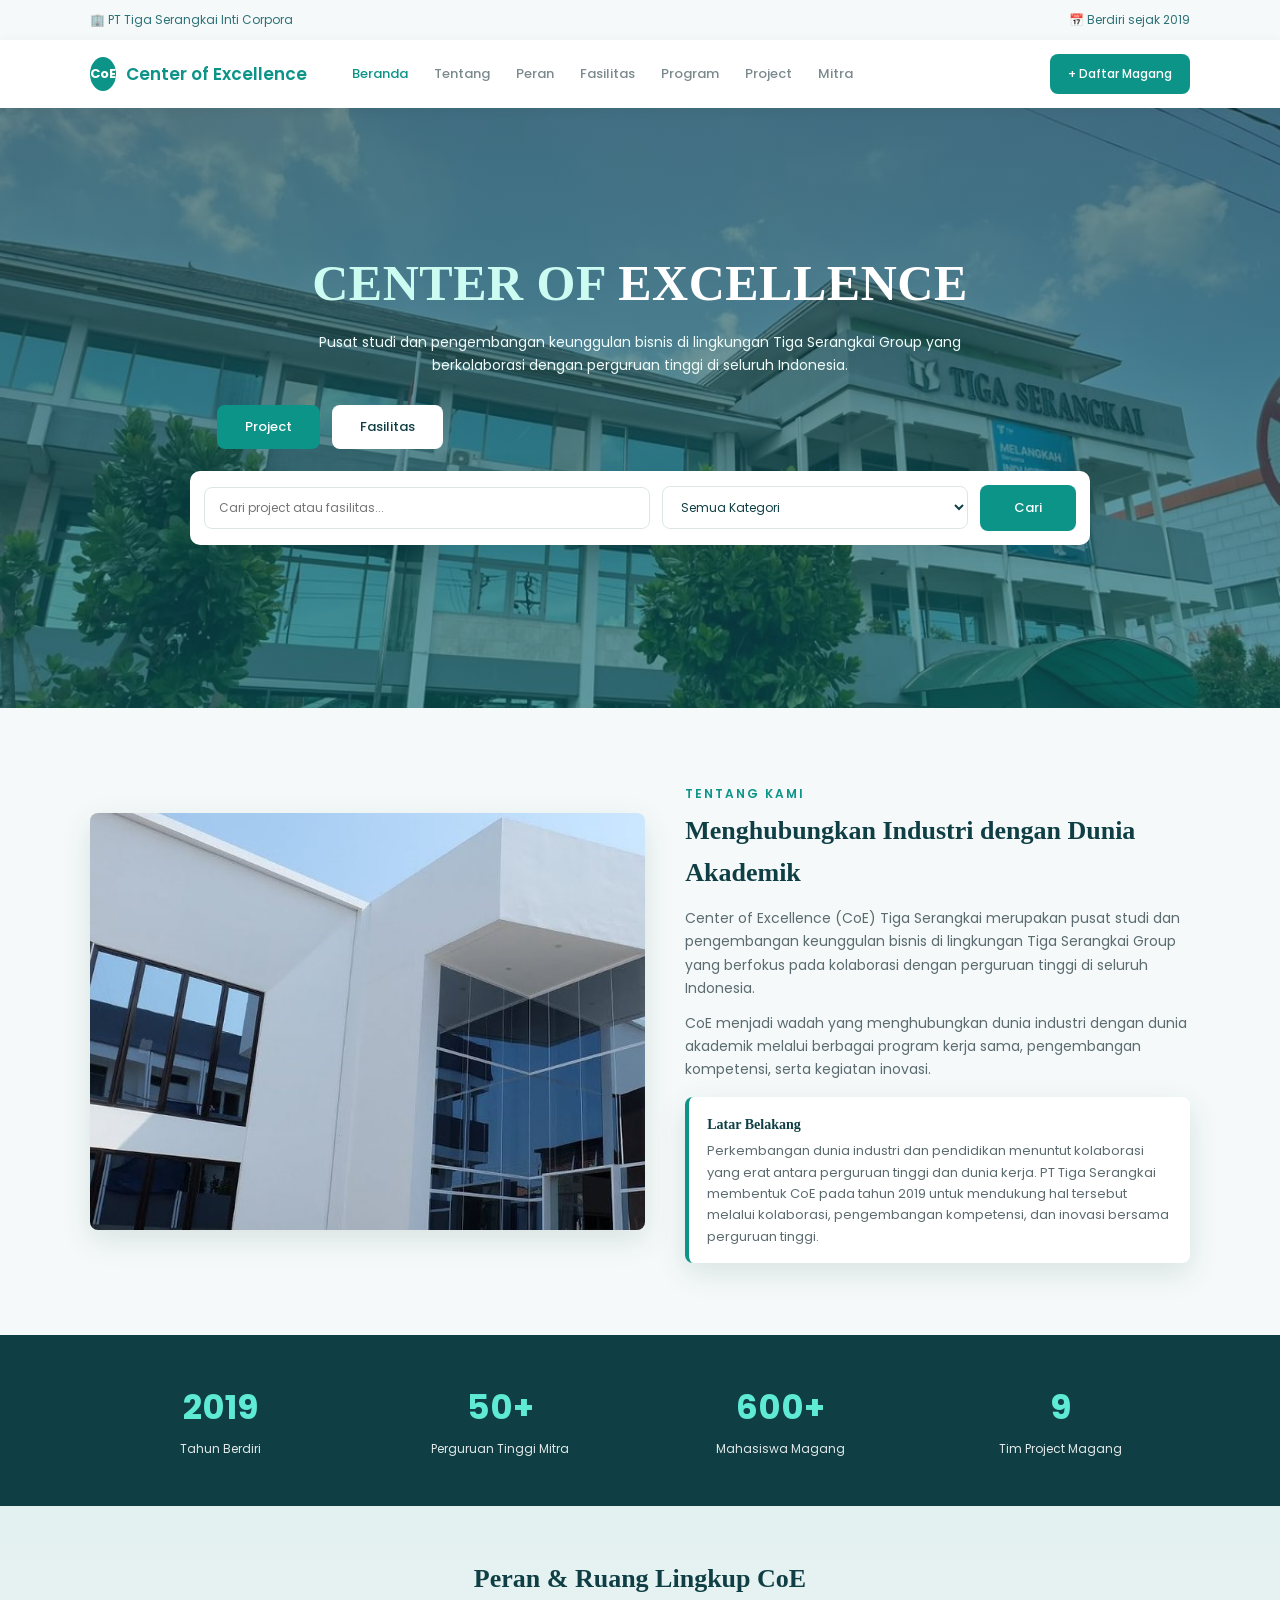
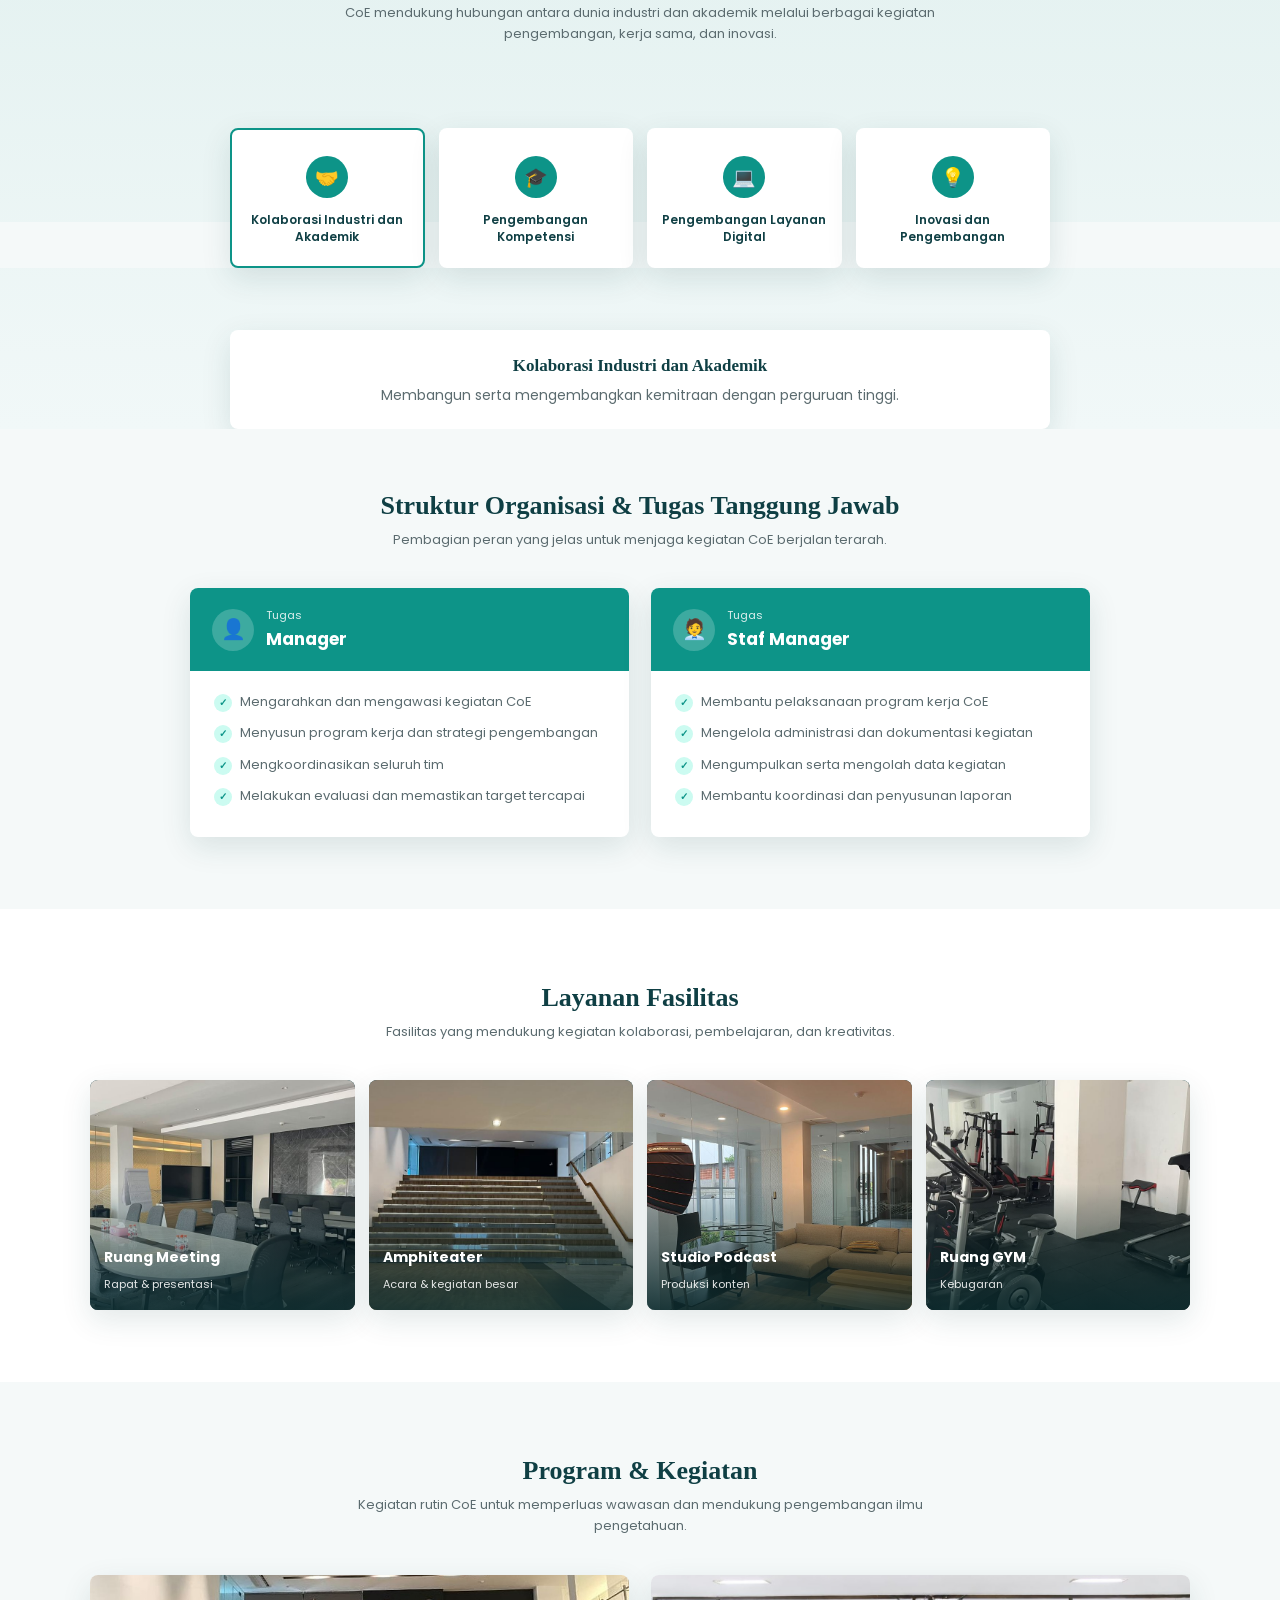
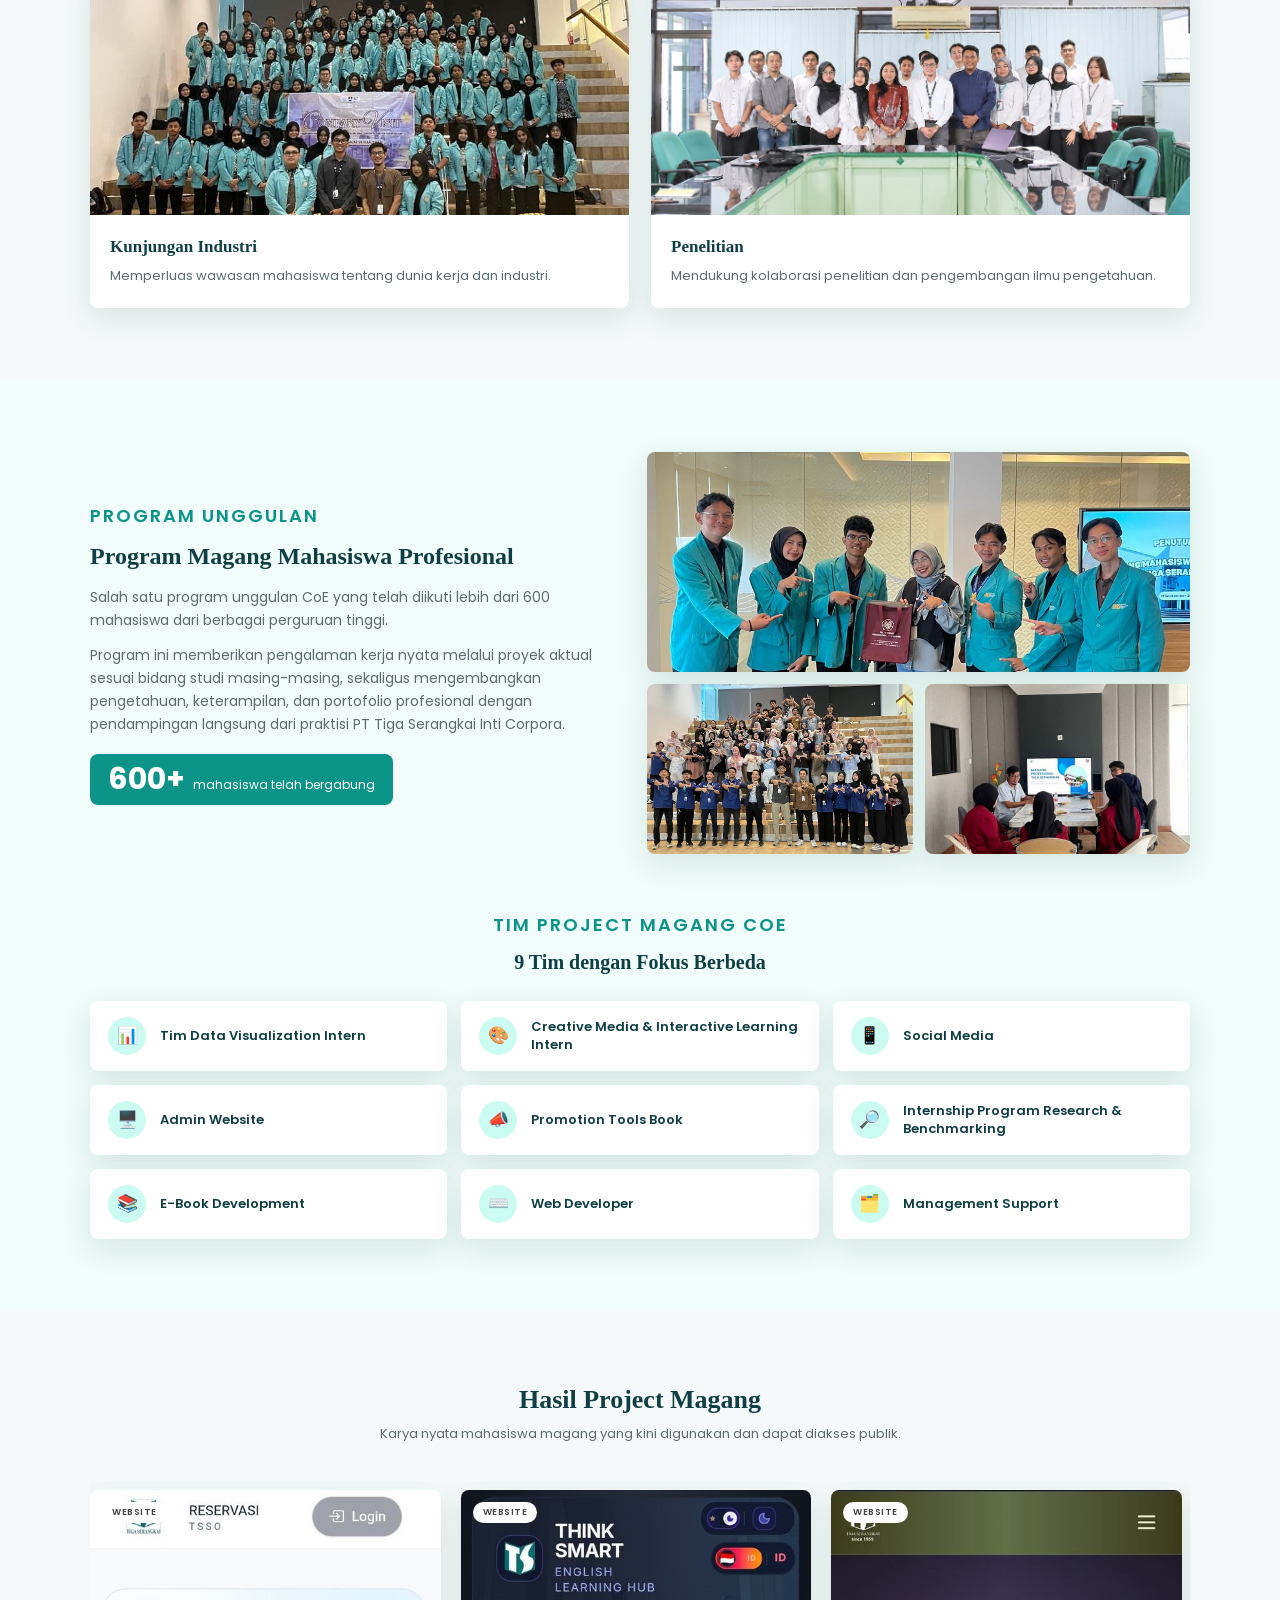
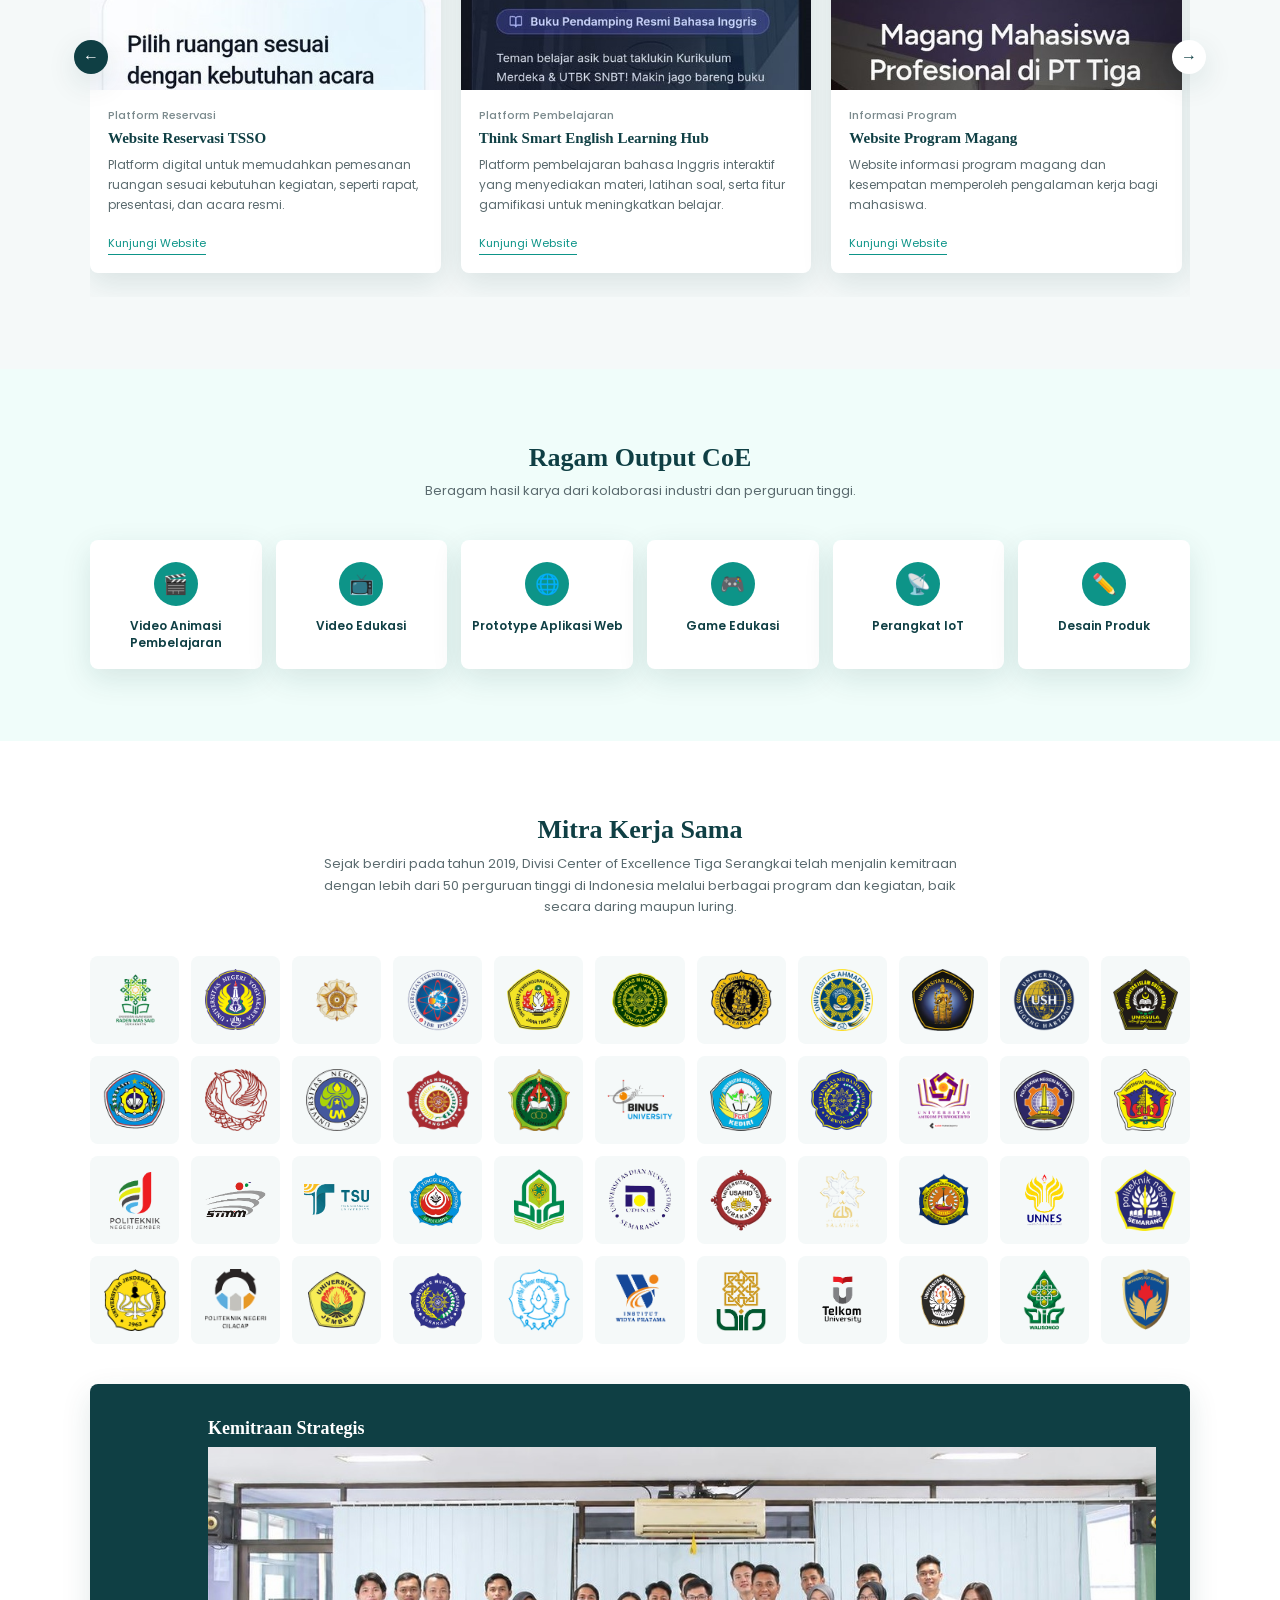
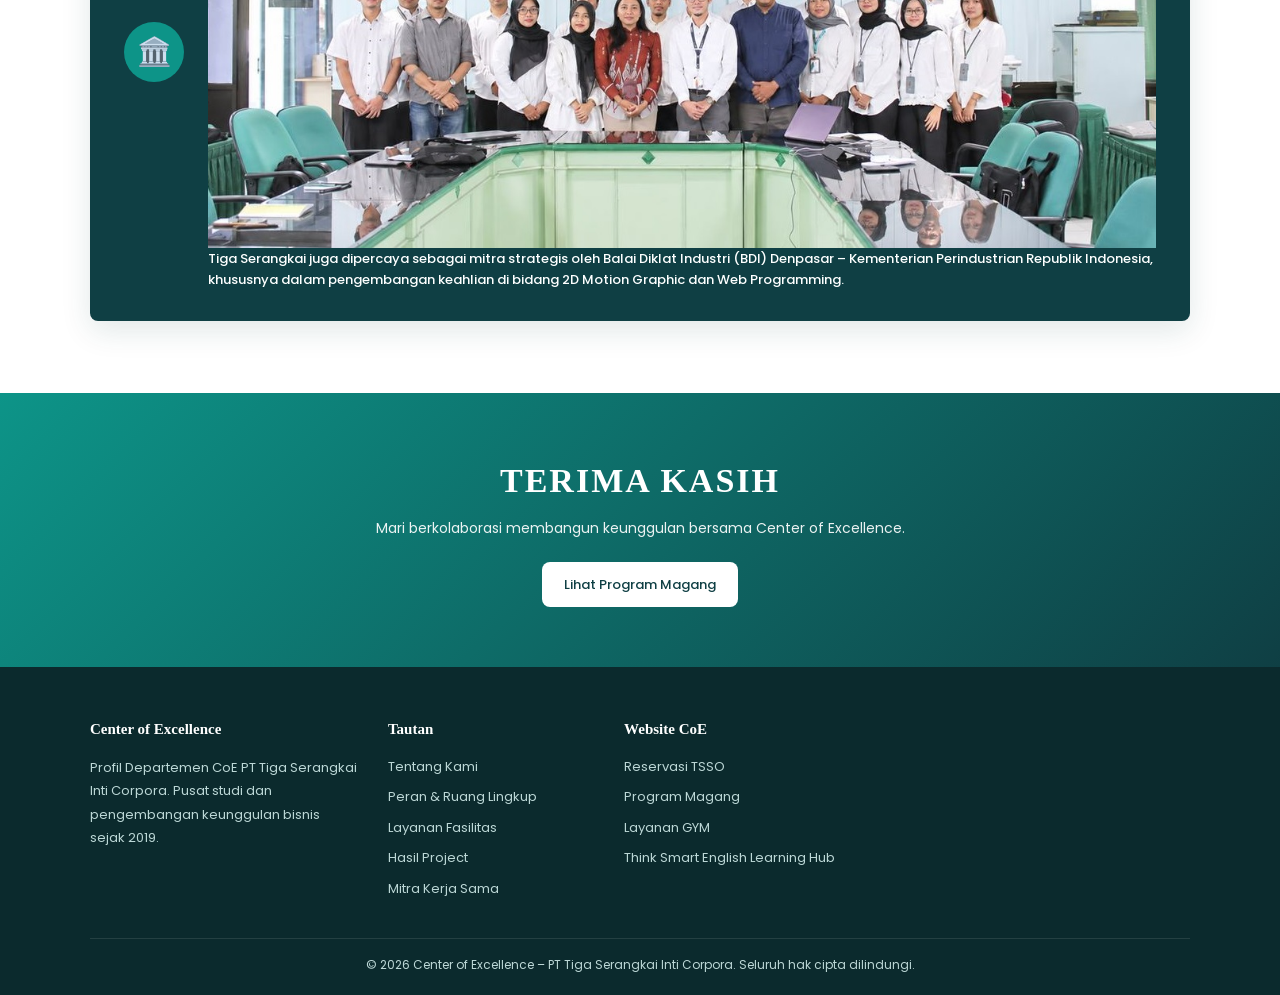
<file: index (1).html>
<!DOCTYPE html>
<html lang="id">
<head>
<meta charset="UTF-8">
<meta name="viewport" content="width=device-width, initial-scale=1">
<title>Center of Excellence | PT Tiga Serangkai Inti Corpora</title>
<meta name="description" content="Profil Departemen Center of Excellence (CoE) PT Tiga Serangkai Inti Corpora: pusat studi dan pengembangan keunggulan bisnis yang berkolaborasi dengan perguruan tinggi di seluruh Indonesia.">
<link rel="preconnect" href="https://fonts.googleapis.com">
<link href="https://fonts.googleapis.com/css2?family=Poppins:wght@400;500;600;700&display=swap" rel="stylesheet">
<link rel="stylesheet" href="style.css">
</head>
<body>

<!-- Topbar -->
<div class="topbar">
  <div class="container">
    <div class="left"><span>🏢 PT Tiga Serangkai Inti Corpora</span></div>
    <span>📅 Berdiri sejak 2019</span>
  </div>
</div>

<!-- Navbar -->
<header class="nav">
  <div class="container">
    <a href="#home" class="logo"><span class="mark">CoE</span> Center of Excellence</a>
    <button class="burger" id="burger" aria-label="Menu" aria-expanded="false">☰</button>
    <nav class="menu" id="menu">
      <a href="#home" class="active">Beranda</a>
      <a href="#tentang">Tentang</a>
      <a href="#peran">Peran</a>
      <a href="#fasilitas">Fasilitas</a>
      <a href="#program">Program</a>
      <a href="#project">Project</a>
      <a href="#mitra">Mitra</a>
    </nav>
    <a href="http://magang.tigaserangkai.com/" target="_blank" rel="noopener" class="btn btn-primary">+ Daftar Magang</a>
  </div>
</header>

<!-- Hero -->
<section class="hero" id="home">
  <div class="hero-inner">
    <h1><span>CENTER OF</span> EXCELLENCE</h1>
    <p>Pusat studi dan pengembangan keunggulan bisnis di lingkungan Tiga Serangkai Group yang berkolaborasi dengan perguruan tinggi di seluruh Indonesia.</p>
    <div class="tabs" role="tablist" aria-label="Pilih jenis pencarian">
      <button class="tab active" type="button" data-target="project" role="tab" aria-selected="true">Project</button>
      <button class="tab" type="button" data-target="fasilitas" role="tab" aria-selected="false">Fasilitas</button>
    </div>
    <form class="searchbox" id="searchForm">
      <input type="text" id="keyword" placeholder="Cari project atau fasilitas..." aria-label="Kata kunci pencarian">
      <select id="fCat" aria-label="Kategori">
        <option value="">Semua Kategori</option>
        <option value="web">Website</option>
        <option value="ebook">E-Book</option>
      </select>
      <button class="btn btn-primary" type="submit">Cari</button>
    </form>
    <div class="search-msg" id="searchMsg" aria-live="polite"></div>
  </div>
  <div class="dots"><i></i><i></i><i></i><i></i></div>
</section>

<!-- Tentang & Latar Belakang -->
<section class="section" id="tentang">
  <div class="container about">
    <img src="assets/smart-office.jpg" alt="Gedung Tiga Serangkai SMART Office" loading="lazy">
    <div>
      <span class="eyebrow">Tentang Kami</span>
      <h2>Menghubungkan Industri dengan Dunia Akademik</h2>
      <p>Center of Excellence (CoE) Tiga Serangkai merupakan pusat studi dan pengembangan keunggulan bisnis di lingkungan Tiga Serangkai Group yang berfokus pada kolaborasi dengan perguruan tinggi di seluruh Indonesia.</p>
      <p>CoE menjadi wadah yang menghubungkan dunia industri dengan dunia akademik melalui berbagai program kerja sama, pengembangan kompetensi, serta kegiatan inovasi.</p>
      <div class="bg-box">
        <h4>Latar Belakang</h4>
        <p>Perkembangan dunia industri dan pendidikan menuntut kolaborasi yang erat antara perguruan tinggi dan dunia kerja. PT Tiga Serangkai membentuk CoE pada tahun 2019 untuk mendukung hal tersebut melalui kolaborasi, pengembangan kompetensi, dan inovasi bersama perguruan tinggi.</p>
      </div>
    </div>
  </div>
</section>

<!-- Stats -->
<section class="stats">
  <div class="container grid">
    <div><b data-count="2019" data-plain="1">0</b><span>Tahun Berdiri</span></div>
    <div><b data-count="50" data-suffix="+">0</b><span>Perguruan Tinggi Mitra</span></div>
    <div><b data-count="600" data-suffix="+">0</b><span>Mahasiswa Magang</span></div>
    <div><b data-count="9">0</b><span>Tim Project Magang</span></div>
  </div>
</section>

<!-- Peran & Ruang Lingkup -->
<section class="looking" id="peran">
  <div class="container">
    <div class="title">
      <h2>Peran &amp; Ruang Lingkup CoE</h2>
      <p>CoE mendukung hubungan antara dunia industri dan akademik melalui berbagai kegiatan pengembangan, kerja sama, dan inovasi.</p>
    </div>
  </div>
  <div class="cats" id="cats">
    <button class="cat active" data-i="0"><div class="ico">🤝</div><span>Kolaborasi Industri dan Akademik</span></button>
    <button class="cat" data-i="1"><div class="ico">🎓</div><span>Pengembangan Kompetensi</span></button>
    <button class="cat" data-i="2"><div class="ico">💻</div><span>Pengembangan Layanan Digital</span></button>
    <button class="cat" data-i="3"><div class="ico">💡</div><span>Inovasi dan Pengembangan</span></button>
  </div>
  <div class="looking-after"></div>
  <div class="peran-detail" id="peranDetail">
    <h3></h3><p></p>
  </div>
</section>

<!-- Struktur Organisasi -->
<section class="section" id="struktur" style="padding-top:60px">
  <div class="container">
    <div class="title">
      <h2>Struktur Organisasi &amp; Tugas Tanggung Jawab</h2>
      <p>Pembagian peran yang jelas untuk menjaga kegiatan CoE berjalan terarah.</p>
    </div>
    <div class="org">
      <div class="box">
        <div class="head"><div class="ava">👤</div><div><small>Tugas</small><b>Manager</b></div></div>
        <ul>
          <li>Mengarahkan dan mengawasi kegiatan CoE</li>
          <li>Menyusun program kerja dan strategi pengembangan</li>
          <li>Mengkoordinasikan seluruh tim</li>
          <li>Melakukan evaluasi dan memastikan target tercapai</li>
        </ul>
      </div>
      <div class="box">
        <div class="head"><div class="ava">🧑‍💼</div><div><small>Tugas</small><b>Staf Manager</b></div></div>
        <ul>
          <li>Membantu pelaksanaan program kerja CoE</li>
          <li>Mengelola administrasi dan dokumentasi kegiatan</li>
          <li>Mengumpulkan serta mengolah data kegiatan</li>
          <li>Membantu koordinasi dan penyusunan laporan</li>
        </ul>
      </div>
    </div>
  </div>
</section>

<!-- Layanan Fasilitas -->
<section class="section" id="fasilitas" style="background:#fff">
  <div class="container">
    <div class="title">
      <h2>Layanan Fasilitas</h2>
      <p>Fasilitas yang mendukung kegiatan kolaborasi, pembelajaran, dan kreativitas.</p>
    </div>
    <div class="grid4" id="fasilitasGrid">
      <div class="tile" data-title="ruang meeting rapat presentasi" data-cat="ruang"><img src="assets/meeting.jpg" alt="Ruang Meeting" loading="lazy"><div><b>Ruang Meeting</b><small>Rapat &amp; presentasi</small></div></div>
      <div class="tile" data-title="amphiteater amphitheater acara" data-cat="ruang"><img src="assets/amphitheater.jpg" alt="Amphiteater" loading="lazy"><div><b>Amphiteater</b><small>Acara &amp; kegiatan besar</small></div></div>
      <div class="tile" data-title="studio podcast rekaman" data-cat="ruang"><img src="assets/podcast.jpg" alt="Studio Podcast" loading="lazy"><div><b>Studio Podcast</b><small>Produksi konten</small></div></div>
      <div class="tile" data-title="ruang gym kebugaran" data-cat="ruang"><img src="assets/gym.jpg" alt="Ruang GYM" loading="lazy"><div><b>Ruang GYM</b><small>Kebugaran</small></div></div>
    </div>
  </div>
</section>

<!-- Program & Kegiatan -->
<section class="section" id="program">
  <div class="container">
    <div class="title">
      <h2>Program &amp; Kegiatan</h2>
      <p>Kegiatan rutin CoE untuk memperluas wawasan dan mendukung pengembangan ilmu pengetahuan.</p>
    </div>
    <div class="two">
      <div class="pcard"><img src="assets/kunjungan.jpg" alt="Kunjungan Industri" loading="lazy"><div><h3>Kunjungan Industri</h3><p>Memperluas wawasan mahasiswa tentang dunia kerja dan industri.</p></div></div>
      <div class="pcard"><img src="assets/penelitian.jpg" alt="Penelitian" loading="lazy"><div><h3>Penelitian</h3><p>Mendukung kolaborasi penelitian dan pengembangan ilmu pengetahuan.</p></div></div>
    </div>
  </div>
</section>

<!-- Program Unggulan -->
<section class="section feature" id="unggulan">
  <div class="container">
    <div class="unggul">
      <div>
        <span class="eyebrow">Program Unggulan</span>
        <h3>Program Magang Mahasiswa Profesional</h3>
        <p>Salah satu program unggulan CoE yang telah diikuti lebih dari 600 mahasiswa dari berbagai perguruan tinggi.</p>
        <p>Program ini memberikan pengalaman kerja nyata melalui proyek aktual sesuai bidang studi masing-masing, sekaligus mengembangkan pengetahuan, keterampilan, dan portofolio profesional dengan pendampingan langsung dari praktisi PT Tiga Serangkai Inti Corpora.</p>
        <div class="big"><b>600+</b><span>mahasiswa telah bergabung</span></div>
      </div>
      <div class="photos">
        <img class="wide" src="assets/magang-grup.jpg" alt="Mahasiswa magang CoE" loading="lazy">
        <img class="sm" src="assets/magang-1.jpg" alt="Kegiatan magang" loading="lazy">
        <img class="sm" src="assets/magang-3.jpg" alt="Diskusi tim magang" loading="lazy">
      </div>
    </div>

    <div class="teamhead">
      <span class="eyebrow">Tim Project Magang CoE</span>
      <h3>9 Tim dengan Fokus Berbeda</h3>
    </div>
    <div class="teams">
      <div class="team"><i>📊</i>Tim Data Visualization Intern</div>
      <div class="team"><i>🎨</i>Creative Media &amp; Interactive Learning Intern</div>
      <div class="team"><i>📱</i>Social Media</div>
      <div class="team"><i>🖥️</i>Admin Website</div>
      <div class="team"><i>📣</i>Promotion Tools Book</div>
      <div class="team"><i>🔎</i>Internship Program Research &amp; Benchmarking</div>
      <div class="team"><i>📚</i>E-Book Development</div>
      <div class="team"><i>⌨️</i>Web Developer</div>
      <div class="team"><i>🗂️</i>Management Support</div>
    </div>
  </div>
</section>

<!-- Hasil Project Magang -->
<section class="section" id="project">
  <div class="container">
    <div class="title">
      <h2>Hasil Project Magang</h2>
      <p>Karya nyata mahasiswa magang yang kini digunakan dan dapat diakses publik.</p>
    </div>
    <div class="carousel-wrap">
      <button class="arrow prev" id="prev" aria-label="Sebelumnya">←</button>
      <div class="carousel" id="carousel">
        <article class="card" data-title="website reservasi tsso ruangan pemesanan rapat presentasi acara" data-cat="web">
          <div class="img"><img src="assets/p-reservasi.jpg" alt="Website Reservasi TSSO" loading="lazy"><span class="badge">Website</span></div>
          <div class="body"><small>Platform Reservasi</small><h3>Website Reservasi TSSO</h3><p>Platform digital untuk memudahkan pemesanan ruangan sesuai kebutuhan kegiatan, seperti rapat, presentasi, dan acara resmi.</p><a class="more" href="http://reservasi.tigaserangkai.com/" target="_blank" rel="noopener">Kunjungi Website</a></div>
        </article>
        <article class="card" data-title="think smart english learning hub bahasa inggris gamifikasi" data-cat="web">
          <div class="img"><img src="assets/p-thinksmart.jpg" alt="Think Smart English Learning Hub" loading="lazy"><span class="badge">Website</span></div>
          <div class="body"><small>Platform Pembelajaran</small><h3>Think Smart English Learning Hub</h3><p>Platform pembelajaran bahasa Inggris interaktif yang menyediakan materi, latihan soal, serta fitur gamifikasi untuk meningkatkan belajar.</p><a class="more" href="https://think-smart.ai.studio" target="_blank" rel="noopener">Kunjungi Website</a></div>
        </article>
        <article class="card" data-title="website program magang informasi pengalaman kerja mahasiswa" data-cat="web">
          <div class="img"><img src="assets/p-magang.jpg" alt="Website Program Magang" loading="lazy"><span class="badge">Website</span></div>
          <div class="body"><small>Informasi Program</small><h3>Website Program Magang</h3><p>Website informasi program magang dan kesempatan memperoleh pengalaman kerja bagi mahasiswa.</p><a class="more" href="http://magang.tigaserangkai.com/" target="_blank" rel="noopener">Kunjungi Website</a></div>
        </article>
        <article class="card" data-title="website layanan gym fasilitas kebugaran latihan" data-cat="web">
          <div class="img"><img src="assets/p-gym.jpg" alt="Website Layanan GYM" loading="lazy"><span class="badge">Website</span></div>
          <div class="body"><small>Layanan Fasilitas</small><h3>Website Layanan GYM</h3><p>Website informasi fasilitas, layanan, dan program latihan kebugaran bagi pengguna.</p><a class="more" href="http://tssogym.tigaserangkai.com/" target="_blank" rel="noopener">Kunjungi Website</a></div>
        </article>
        <article class="card ebook-card" data-title="publikasi buku elektronik e-book bahan bacaan digital" data-cat="ebook">
          <div class="img"><img src="assets/ebook-1.jpg" alt="E-Book 1" loading="lazy"><img src="assets/ebook-2.jpg" alt="E-Book 2" loading="lazy"><img src="assets/ebook-3.jpg" alt="E-Book 3" loading="lazy"><img src="assets/ebook-4.jpg" alt="E-Book 4" loading="lazy"><span class="badge">E-Book</span></div>
          <div class="body"><small>Publikasi</small><h3>Publikasi Buku Elektronik</h3><p>Publikasi karya dalam format e-book untuk menyediakan bahan bacaan digital yang informatif, edukatif, dan mudah diakses.</p></div>
        </article>
      </div>
      <button class="arrow next" id="next" aria-label="Berikutnya">→</button>
    </div>
  </div>
</section>

<!-- Ragam Output -->
<section class="section" style="background:var(--mint)" id="output">
  <div class="container">
    <div class="title">
      <h2>Ragam Output CoE</h2>
      <p>Beragam hasil karya dari kolaborasi industri dan perguruan tinggi.</p>
    </div>
    <div class="out">
      <div><i>🎬</i>Video Animasi Pembelajaran</div>
      <div><i>📺</i>Video Edukasi</div>
      <div><i>🌐</i>Prototype Aplikasi Web</div>
      <div><i>🎮</i>Game Edukasi</div>
      <div><i>📡</i>Perangkat IoT</div>
      <div><i>✏️</i>Desain Produk</div>
    </div>
  </div>
</section>

<!-- Mitra -->
<section class="section mitra" id="mitra">
  <div class="container">
    <div class="title">
      <h2>Mitra Kerja Sama</h2>
      <p>Sejak berdiri pada tahun 2019, Divisi Center of Excellence Tiga Serangkai telah menjalin kemitraan dengan lebih dari 50 perguruan tinggi di Indonesia melalui berbagai program dan kegiatan, baik secara daring maupun luring.</p>
    </div>
    <div class="logos">
      <div><img src="assets/logo-55.png" alt="UIN Raden Mas Said Surakarta" loading="lazy"></div>
      <div><img src="assets/logo-56.png" alt="Universitas Negeri Yogyakarta" loading="lazy"></div>
      <div><img src="assets/logo-59.png" alt="Universitas Gadjah Mada" loading="lazy"></div>
      <div><img src="assets/logo-63.png" alt="Universitas Teknologi Yogyakarta" loading="lazy"></div>
      <div><img src="assets/logo-65.png" alt="UPN Veteran Jawa Timur" loading="lazy"></div>
      <div><img src="assets/logo-66.png" alt="Universitas Muhammadiyah Yogyakarta" loading="lazy"></div>
      <div><img src="assets/logo-69.png" alt="Universitas Tunas Pembangunan Surakarta" loading="lazy"></div>
      <div><img src="assets/logo-70.png" alt="Universitas Ahmad Dahlan" loading="lazy"></div>
      <div><img src="assets/logo-73.png" alt="Universitas Brawijaya" loading="lazy"></div>
      <div><img src="assets/logo-78.png" alt="Universitas Sugeng Hartono" loading="lazy"></div>
      <div><img src="assets/logo-79.png" alt="Universitas Islam Sultan Agung" loading="lazy"></div>
      <div><img src="assets/logo-80.png" alt="Perguruan tinggi mitra" loading="lazy"></div>
      <div><img src="assets/logo-84.png" alt="Perguruan tinggi mitra" loading="lazy"></div>
      <div><img src="assets/logo-88.png" alt="Universitas Negeri Malang" loading="lazy"></div>
      <div><img src="assets/logo-89.png" alt="Universitas Muhammadiyah Karanganyar" loading="lazy"></div>
      <div><img src="assets/logo-90.png" alt="Universitas Veteran Bangun Nusantara Sukoharjo" loading="lazy"></div>
      <div><img src="assets/logo-94.png" alt="Binus University" loading="lazy"></div>
      <div><img src="assets/logo-96.png" alt="Universitas Nusantara PGRI Kediri" loading="lazy"></div>
      <div><img src="assets/logo-97.png" alt="Universitas Muhammadiyah Purwokerto" loading="lazy"></div>
      <div><img src="assets/logo-98.png" alt="Perguruan tinggi mitra" loading="lazy"></div>
      <div><img src="assets/logo-99.png" alt="Politeknik Negeri Malang" loading="lazy"></div>
      <div><img src="assets/logo-100.png" alt="Universitas Muria Kudus" loading="lazy"></div>
      <div><img src="assets/logo-101.png" alt="Politeknik Negeri Jember" loading="lazy"></div>
      <div><img src="assets/logo-102.png" alt="Sekolah Tinggi Multi Media" loading="lazy"></div>
      <div><img src="assets/logo-103.png" alt="Tiga Serangkai University" loading="lazy"></div>
      <div><img src="assets/logo-104.png" alt="Sekolah Tinggi Ilmu Ekonomi Surakarta" loading="lazy"></div>
      <div><img src="assets/logo-105.png" alt="Universitas Islam Negeri Ponorogo" loading="lazy"></div>
      <div><img src="assets/logo-106.png" alt="Universitas Dian Nuswantoro" loading="lazy"></div>
      <div><img src="assets/logo-107.png" alt="Universitas Sahid Surakarta" loading="lazy"></div>
      <div><img src="assets/logo-108.png" alt="Universitas Islam Negeri Salatiga" loading="lazy"></div>
      <div><img src="assets/logo-109.png" alt="Politeknik Harapan Bersama Kota Tegal" loading="lazy"></div>
      <div><img src="assets/logo-110.png" alt="Universitas Negeri Semarang" loading="lazy"></div>
      <div><img src="assets/logo-111.png" alt="Politeknik Negeri Semarang" loading="lazy"></div>
      <div><img src="assets/logo-112.png" alt="Universitas Jenderal Soedirman" loading="lazy"></div>
      <div><img src="assets/logo-113.png" alt="Politeknik Negeri Cilacap" loading="lazy"></div>
      <div><img src="assets/logo-114.png" alt="Universitas Jember" loading="lazy"></div>
      <div><img src="assets/logo-115.png" alt="Universitas Muhammadiyah Surakarta" loading="lazy"></div>
      <div><img src="assets/logo-116.png" alt="Universitas Negeri Sebelas Maret" loading="lazy"></div>
      <div><img src="assets/logo-117.png" alt="Institut Widya Pratama" loading="lazy"></div>
      <div><img src="assets/logo-118.png" alt="Universitas Islam Negeri Sunan Kalijaga" loading="lazy"></div>
      <div><img src="assets/logo-119.png" alt="Telkom University" loading="lazy"></div>
      <div><img src="assets/logo-120.png" alt="Universitas Diponegoro" loading="lazy"></div>
      <div><img src="assets/logo-121.png" alt="Universitas Negeri Islam Walisongo" loading="lazy"></div>
      <div><img src="assets/logo-122.png" alt="Universitas PGRI Semarang" loading="lazy"></div>
    </div>

    <div class="strategic">
      <div class="ic">🏛️</div>
      <div>
        <h3>Kemitraan Strategis</h3>
        <div class="strategic-photo"><img src="assets/penelitian.jpg" alt="Kegiatan kemitraan strategis" loading="lazy"></div>
        <p><em>Tiga Serangkai juga dipercaya sebagai mitra strategis oleh Balai Diklat Industri (BDI) Denpasar – Kementerian Perindustrian Republik Indonesia, khususnya dalam pengembangan keahlian di bidang 2D Motion Graphic dan Web Programming.</em></p>
      </div>
    </div>
  </div>
</section>

<!-- Thank you -->
<section class="thanks">
  <div class="container">
    <h2>TERIMA KASIH</h2>
    <p>Mari berkolaborasi membangun keunggulan bersama Center of Excellence.</p>
    <a class="btn btn-ghost" href="http://magang.tigaserangkai.com/" target="_blank" rel="noopener">Lihat Program Magang</a>
  </div>
</section>

<!-- Footer -->
<footer>
  <div class="container">
    <div class="fgrid">
      <div>
        <h4>Center of Excellence</h4>
        <p>Profil Departemen CoE PT Tiga Serangkai Inti Corpora. Pusat studi dan pengembangan keunggulan bisnis sejak 2019.</p>
      </div>
      <div>
        <h4>Tautan</h4>
        <ul>
          <li><a href="#tentang">Tentang Kami</a></li>
          <li><a href="#peran">Peran &amp; Ruang Lingkup</a></li>
          <li><a href="#fasilitas">Layanan Fasilitas</a></li>
          <li><a href="#project">Hasil Project</a></li>
          <li><a href="#mitra">Mitra Kerja Sama</a></li>
        </ul>
      </div>
      <div>
        <h4>Website CoE</h4>
        <ul>
          <li><a href="http://reservasi.tigaserangkai.com/" target="_blank" rel="noopener">Reservasi TSSO</a></li>
          <li><a href="http://magang.tigaserangkai.com/" target="_blank" rel="noopener">Program Magang</a></li>
          <li><a href="http://tssogym.tigaserangkai.com/" target="_blank" rel="noopener">Layanan GYM</a></li>
          <li><a href="https://think-smart.ai.studio" target="_blank" rel="noopener">Think Smart English Learning Hub</a></li>
        </ul>
      </div>
    </div>
    <div class="copy">© 2026 Center of Excellence – PT Tiga Serangkai Inti Corpora. Seluruh hak cipta dilindungi.</div>
  </div>
</footer>

<script src="script.js" defer></script>
</body>
</html>
</file>
<file: style.css>
:root{
  --teal:#0d9488;
  --teal-dark:#0f3f44;
  --teal-deep:#134e4a;
  --teal-soft:#ccfbf1;
  --mint:#f0fdfa;
  --amber:#f59e0b;
  --bg:#f5f9f9;
  --text:#5b6b6f;
  --shadow:0 10px 30px rgba(15,63,68,.12);
  --radius:8px;
}
*{box-sizing:border-box;margin:0;padding:0}
html{scroll-behavior:smooth;scroll-padding-top:80px}
body{font-family:'Poppins',sans-serif;color:var(--text);background:var(--bg);line-height:1.65}
h1,h2,h3,h4{font-family:"Times New Roman",Times,serif}
a{text-decoration:none;color:inherit}
ul{list-style:none}
img{max-width:100%;display:block}
.container{width:min(1100px,92%);margin:0 auto}
.logo {
    width: 55px;
    height: 55px;
    object-fit: contain;
    margin-right: 10px;
    background: transparent;
    border: none !important;
    mix-blend-mode: multiply;
}

.left {
    display: flex;
    align-items: center;
    gap: 10px;
}

/* Topbar */
.topbar{background:var(--white);color: #2d7277;font-size:12px;padding:10px 0;border-radius:0 0 18px 18px}
.topbar .container{display:flex;justify-content:space-between;align-items:center;gap:10px;flex-wrap:wrap}
.topbar .left{display:flex;gap:18px;align-items:center}
.topbar select{border:0;border-radius:4px;padding:4px 8px;font-size:12px;font-family:inherit;width:90px}

/* Navbar */
header.nav{background:#fff;position:sticky;top:0;z-index:50;box-shadow:0 2px 12px rgba(0,0,0,.05)}
.nav .container{display:flex;align-items:center;justify-content:space-between;height:68px;gap:16px}
.logo{display:flex;align-items:center;gap:10px;font-weight:600;color:var(--teal);font-size:17px;white-space:nowrap}
.logo .mark{width:34px;height:34px;border-radius:50%;background:var(--teal);color:#fff;display:grid;place-items:center;font-size:13px;font-weight:700}
.menu{display:flex;gap:26px;font-size:13px;font-weight:500}
.menu a{color:#7b8a8d;transition:.2s}
.menu a:hover,.menu a.active{color:var(--teal)}
.btn{display:inline-block;border:0;cursor:pointer;font-family:inherit;font-weight:500;border-radius:var(--radius);transition:.2s}
.btn-primary{background:var(--teal);color:#fff;padding:10px 18px;font-size:12px}
.btn-primary:hover{background:#0b7d73;transform:translateY(-1px)}
.btn-ghost{background:#fff;color:var(--teal-dark);padding:12px 22px;font-size:13px}
.burger{display:none;background:none;border:0;font-size:26px;color:var(--teal-dark);cursor:pointer}

/* Hero */
.hero{position:relative;min-height:600px;display:flex;align-items:center;justify-content:center;text-align:center;color:#fff;
  background:linear-gradient(rgba(15,63,68,.62),rgba(13,100,100,.55)),url('assets/gedung.jpg') center/cover,#0f3f44}
.hero-inner{width:min(900px,92%);padding:60px 0 50px}
.hero h1{font-size:clamp(30px,5.4vw,50px);font-weight:700;letter-spacing:.5px;line-height:1.2}
.hero h1 span{color:var(--teal-soft)}
.hero p{max-width:660px;margin:18px auto 28px;font-size:14px;color:#effcfa}
.tabs{display:flex;gap:12px;justify-content:flex-start;margin-left:3%}
.tab{padding:12px 28px;border-radius:var(--radius);border:0;font-family:inherit;font-weight:500;font-size:13px;cursor:pointer;background:#fff;color:var(--teal-dark)}
.tab.active{background:var(--teal);color:#fff}
.searchbox{margin-top:22px;background:#fff;border-radius:10px;padding:14px;display:grid;grid-template-columns:1.6fr 1.1fr auto;gap:12px;align-items:center;box-shadow:var(--shadow)}
.searchbox input,.searchbox select{width:100%;padding:11px 14px;border:1px solid #dbe7e7;border-radius:var(--radius);font-family:inherit;font-size:12px;color:var(--teal-dark);background:#fff}
.searchbox .btn-primary{padding:13px 34px;font-size:13px}
.search-msg{font-size:12px;margin-top:10px;color:#e6fffb;min-height:18px}
/* Generic */
.section{padding:72px 0}
.title{text-align:center;margin-bottom:38px}
.title h2{color:var(--teal-dark);font-size:26px;font-weight:600;line-height:1.3}
.title p{font-size:13px;margin-top:6px;max-width:640px;margin-inline:auto}
.eyebrow{display:inline-block;color:var(--teal);font-size:12px;font-weight:600;letter-spacing:2px;text-transform:uppercase;margin-bottom:6px}
.unggul .eyebrow{font-size:18px}

/* About */
.about{display:grid;grid-template-columns:1.1fr 1fr;gap:40px;align-items:center}
.about img{border-radius:var(--radius);box-shadow:var(--shadow);aspect-ratio:4/3;object-fit:cover;object-position:left center;width:100%}
.about h2{color:var(--teal-dark);font-size:26px;font-weight:600;margin-bottom:12px}
.about p{font-size:14px;margin-bottom:12px}
.about .bg-box{background:#fff;border-left:4px solid var(--teal);border-radius:var(--radius);padding:16px 18px;box-shadow:var(--shadow);margin-top:16px}
.about .bg-box h4{color:var(--teal-dark);font-size:14px;margin-bottom:4px}
.about .bg-box p{font-size:13px;margin:0}

/* Stats */
.stats{background:var(--teal-dark);color:#fff;padding:44px 0}
.stats .grid{display:grid;grid-template-columns:repeat(4,1fr);text-align:center;gap:20px}
.stats b{display:block;font-size:34px;color:#5eead4}
.stats span{font-size:12px;opacity:.88}

/* Peran */
.looking{position:relative;background:linear-gradient(#e3f1f0,#f1f8f8);padding:56px 0 0;overflow:hidden}
.cats{display:grid;grid-template-columns:repeat(4,1fr);gap:14px;width:min(820px,92%);margin:0 auto;position:relative;z-index:2;transform:translateY(46px)}
.cat{background:#fff;border:2px solid transparent;border-radius:var(--radius);box-shadow:var(--shadow);padding:26px 10px 20px;text-align:center;transition:.25s;cursor:pointer;font-family:inherit}
.cat:hover{transform:translateY(-5px)}
.cat.active{border-color:var(--teal)}
.cat .ico{width:42px;height:42px;border-radius:50%;background:var(--teal);display:grid;place-items:center;margin:0 auto 14px;font-size:19px;color:#fff}
.cat span{display:block;font-size:12px;font-weight:600;color:var(--teal-dark);line-height:1.4}
.looking-after{height:46px;background:var(--bg)}
.peran-detail{width:min(820px,92%);margin:62px auto 0;background:#fff;border-radius:var(--radius);box-shadow:var(--shadow);padding:22px 26px;text-align:center}
.peran-detail h3{color:var(--teal-dark);font-size:17px;margin-bottom:4px}
.peran-detail p{font-size:14px}
.peran-intro{text-align:center;max-width:720px;margin:0 auto 6px;font-size:13px}

/* Struktur */
.org{display:grid;grid-template-columns:1fr 1fr;gap:22px;max-width:900px;margin:0 auto}
.org .box{background:#fff;border-radius:var(--radius);box-shadow:var(--shadow);overflow:hidden}
.org .head{background:var(--teal);color:#fff;padding:18px 22px;display:flex;gap:12px;align-items:center}
.org .head .ava{width:42px;height:42px;border-radius:50%;background:rgba(255,255,255,.2);display:grid;place-items:center;font-size:20px}
.org .head small{opacity:.85;font-size:11px;display:block}
.org .head b{font-size:17px}
.org ul{padding:20px 24px}
.org li{position:relative;padding-left:26px;font-size:13px;margin-bottom:10px}
.org li::before{content:"✓";position:absolute;left:0;top:0;width:18px;height:18px;border-radius:50%;background:var(--teal-soft);color:var(--teal);font-size:10px;display:grid;place-items:center;font-weight:700;margin-top:3px}
.org-link{width:2px;height:22px;background:var(--teal);margin:0 auto 4px}
.struktur-image {
    display: flex;
    justify-content: center;
    align-items: center;
    width: 100%;
    margin: -28px auto 10px;
    padding: 0;
    background: transparent;
    box-shadow: none;
    border: none;
}
.struktur-image img {
    width: 78%;
    max-width: 760px;
    height: auto;
    display: block;
    object-fit: contain;
    mix-blend-mode: multiply;
    border-radius: 12px;
}


/* Cards / carousel */
.carousel-wrap{position:relative}
.carousel{display:flex;gap:20px;overflow-x:auto;scroll-snap-type:x mandatory;scrollbar-width:none;padding:8px 4px 24px}
.carousel::-webkit-scrollbar{display:none}
.card{flex:0 0 calc((100% - 40px)/3);scroll-snap-align:start;background:#fff;border-radius:var(--radius);box-shadow:var(--shadow);overflow:hidden;transition:.25s;display:flex;flex-direction:column}
.card:hover{transform:translateY(-4px)}
.card .img{position:relative;height:200px;background:#e6f2f1;overflow:hidden}
.card .img img{width:100%;height:100%;object-fit:cover;object-position:top}
.card .badge{position:absolute;top:12px;left:12px;background:#fff;color:#444;font-size:9px;font-weight:600;padding:3px 10px;border-radius:20px;letter-spacing:.5px;text-transform:uppercase}
.card .body{padding:16px 18px 18px;flex:1;display:flex;flex-direction:column}
.card small{font-size:11px;color:#7b8a8d;font-weight:500}
.card h3{color:var(--teal-dark);font-size:15px;font-weight:600;margin:4px 0 6px;line-height:1.4}
.card p{font-size:12px;margin-bottom:10px;flex:1}
.card a.more{font-size:11px;color:var(--teal);border-bottom:1px solid var(--teal);padding-bottom:1px;align-self:flex-start}
.card.hide,.tile.hide{display:none}
.arrow{position:absolute;top:38%;width:34px;height:34px;border-radius:50%;border:0;cursor:pointer;display:grid;place-items:center;font-size:16px;box-shadow:var(--shadow);z-index:2}
.arrow.prev{left:-16px;background:var(--teal-dark);color:#fff}
.arrow.next{right:-16px;background:#fff;color:var(--teal-dark)}
.ebook-card .img{height:230px;display:grid;grid-template-columns:repeat(4,1fr);gap:2px;background:#fff;padding:0}
.ebook-card .img img{object-position:center}
.platform-grid{display:grid;grid-template-columns:repeat(3,minmax(0,1fr));gap:20px}
.platform-card .img{display:grid;place-items:center;background:linear-gradient(135deg,var(--teal),var(--teal-dark))}
.platform-card .body{text-align:left}
.platform-card p{text-align:left}
.platform-card h3{margin-top:5px}

/* Tiles (fasilitas, program) */
.grid4{display:grid;grid-template-columns:repeat(4,1fr);gap:14px}
.tile{position:relative;height:230px;border-radius:var(--radius);overflow:hidden;box-shadow:var(--shadow);background:var(--teal-dark)}
.tile img{width:100%;height:100%;object-fit:cover;transition:.4s}
.tile:hover img{transform:scale(1.07)}
.tile::after{content:"";position:absolute;inset:0;background:linear-gradient(transparent 45%,rgba(11,42,45,.88))}
.tile div{position:absolute;bottom:14px;left:14px;right:14px;color:#fff;z-index:2}
.tile b{display:block;font-size:14px}
.tile small{font-size:11px;opacity:.88}

.two{display:grid;grid-template-columns:1fr 1fr;gap:22px}
.pcard{background:#fff;border-radius:var(--radius);box-shadow:var(--shadow);overflow:hidden;transition:.25s}
.pcard:hover{transform:translateY(-4px)}
.pcard img{height:240px;width:100%;object-fit:cover}
.pcard div{padding:18px 20px 22px}
.pcard h3{color:var(--teal-dark);font-size:17px;margin-bottom:4px}
.pcard p{font-size:13px}

/* Unggulan */
.feature{background:var(--mint);}
.unggul{display:grid;grid-template-columns:1fr 1.05fr;gap:40px;align-items:center}
.unggul h3{color:var(--teal-dark);font-size:24px;line-height:1.3;margin:4px 0 14px}
.unggul p{font-size:14px;margin-bottom:12px}
.big{display:inline-flex;align-items:baseline;gap:8px;background:var(--teal);color:#fff;border-radius:var(--radius);padding:10px 18px;margin-top:6px}
.big b{font-size:30px;line-height:1}
.big span{font-size:12px}
.photos{display:grid;grid-template-columns:1fr 1fr;gap:12px}
.photos img{width:100%;height:100%;object-fit:cover;border-radius:var(--radius);box-shadow:var(--shadow)}
.photos .wide{grid-column:1/3;height:220px}
.photos .sm{height:170px}
.teamhead{text-align:center;margin:56px 0 22px}
.teamhead .eyebrow{font-size:18px}
.teamhead h3{color:var(--teal-dark);font-size:20px}
.coe-teamhead h2{color:var(--teal-dark);font-size:26px;font-weight:600;line-height:1.3;margin:0}
.coe-teamhead p{font-size:13px;margin:6px auto 0;max-width:640px}
.coe-teamhead .eyebrow{display:block;margin:28px auto 0}
.teams{display:grid;grid-template-columns:repeat(3,minmax(0,1fr));gap:14px}
.team{background:#fff;border-radius:var(--radius);box-shadow:var(--shadow);padding:16px 18px;display:flex;gap:14px;align-items:center;font-size:13px;font-weight:600;color:var(--teal-dark);line-height:1.4}
.team i{font-style:normal;flex:0 0 38px;height:38px;border-radius:50%;background:var(--teal-soft);display:grid;place-items:center;font-size:17px}

/* Output */
.out{display:grid;grid-template-columns:repeat(6,1fr);gap:14px}
.out div{background:#fff;border-radius:var(--radius);box-shadow:var(--shadow);padding:22px 10px 18px;text-align:center;font-size:12px;font-weight:600;color:var(--teal-dark);line-height:1.4;transition:.25s}
.out div:hover{transform:translateY(-5px)}
.out div i{font-style:normal;width:44px;height:44px;border-radius:50%;background:var(--teal);color:#fff;display:grid;place-items:center;margin:0 auto 12px;font-size:20px}

/* Mitra */
.mitra{background:#fff}
.logos{display:grid;grid-template-columns:repeat(auto-fill,minmax(88px,1fr));gap:12px}
.logos div{background:var(--bg);border-radius:var(--radius);height:88px;display:grid;place-items:center;padding:12px;transition:.25s}
.logos div:hover{box-shadow:var(--shadow);background:#fff;transform:translateY(-3px)}
.logos img{max-height:62px;max-width:100%;object-fit:contain}
.strategic{margin-top:40px;background:var(--teal-dark);color:#fff;border-radius:var(--radius);padding:30px 34px;display:flex;gap:24px;align-items:center;box-shadow:var(--shadow)}
.strategic .ic{flex:0 0 60px;height:60px;border-radius:50%;background:var(--teal);display:grid;place-items:center;font-size:28px}
.strategic h3{font-size:18px;margin-bottom:4px}
.strategic p{font-size:13px;color:#d3f3ef}
.strategic em{font-style:normal;color:#fdffff;font-weight:500}

/* Footer */
/* Footer */
.thanks{background:linear-gradient(135deg,var(--teal),var(--teal-dark));color:#fff;text-align:center;padding:60px 0}
.thanks h2{font-size:34px;letter-spacing:2px}
.thanks p{font-size:14px;margin:8px 0 22px;opacity:.92}

footer{
  background:#0b2a2d;
  color:#bcd7d6;
  padding:50px 0 20px;
  font-size:13px;
}

.fgrid{
  display:grid;
  grid-template-columns:1.3fr 1fr 1.2fr 1.4fr;
  gap:30px;
  margin-bottom:30px;
}

footer h4{
  color:#fff;
  margin-bottom:14px;
  font-weight:600;
  font-size:15px;
}

footer p{line-height:1.8}
.footer-address{display:flex;align-items:flex-start;gap:6px;margin-top:10px;color:#bcd7d6;line-height:1.8}
.footer-address .contact-icon{margin-top:3px}
footer li{margin-bottom:9px}
footer a{color:#bcd7d6;transition:.3s}
footer a:hover{color:#5eead4}

.footer-contact a{
  display:flex;
  align-items:center;
  gap:10px;
  min-height:24px;
  margin-bottom:10px;
  overflow-wrap:anywhere;
}

.footer-social{
  display:flex;
  align-items:center;
  gap:10px;
  flex-wrap:wrap;
  margin-top:2px;
}

.footer-social a{
  width:34px;
  height:34px;
  display:grid;
  place-items:center;
  margin:0;
  border:1px solid rgba(188,215,214,.35);
  border-radius:50%;
  transition:.25s;
}

.footer-social a:hover{
  background:#5eead4;
  border-color:#5eead4;
  color:#0b2a2d;
  transform:translateY(-2px);
}

.contact-icon{
  color:#5eead4;
  font-size:17px;
  width:20px;
  height:20px;
  display:inline-flex;
  align-items:center;
  justify-content:center;
  flex-shrink:0;
}

.copy{
  border-top:1px solid rgba(255,255,255,.1);
  padding-top:16px;
  text-align:center;
  font-size:12px;
}

/* Responsive Footer */
@media(max-width:900px){
  .fgrid{grid-template-columns:1fr 1fr}
}

@media(max-width:560px){
  .fgrid{grid-template-columns:1fr}
}

/* Responsive */
@media(max-width:1000px){
  .out{grid-template-columns:repeat(3,1fr)}
  .teams{grid-template-columns:repeat(2,minmax(0,1fr))}
  .struktur-image{margin:-18px auto 8px}
  .struktur-image img{width:88%;max-width:760px}
}
@media(max-width:900px){
  .menu{position:absolute;top:68px;left:0;right:0;background:#fff;flex-direction:column;gap:0;padding:8px 0;display:none;box-shadow:0 10px 20px rgba(0,0,0,.08)}
  .menu.open{display:flex}
  .menu a{padding:12px 6%}
  .burger{display:block}
  .nav .btn-primary{display:none}
  .about,.unggul,.two,.org{grid-template-columns:1fr}
  .card{flex-basis:calc((100% - 20px)/2)}
  .grid4,.cats,.stats .grid{grid-template-columns:repeat(2,1fr)}
  .platform-grid{grid-template-columns:repeat(2,minmax(0,1fr))}
  .cats{transform:none;padding-bottom:20px}
  .looking-after{display:none}
  .peran-detail{margin-top:10px;margin-bottom:40px}
  .fgrid{grid-template-columns:1fr}
  .strategic{flex-direction:column;text-align:center}
}
@media(max-width:560px){
  .card{flex-basis:88%}
  .searchbox{grid-template-columns:1fr}
  .tabs{margin-left:0;justify-content:center}
  .arrow{display:none}
  .teams{grid-template-columns:1fr}
  .platform-grid{grid-template-columns:1fr}
  .out{grid-template-columns:repeat(2,1fr)}
  .topbar .container{justify-content:center;text-align:center}
  .struktur-image{margin:-8px auto 6px}
  .struktur-image img{width:100%;max-width:none;border-radius:8px}
}
</file>
